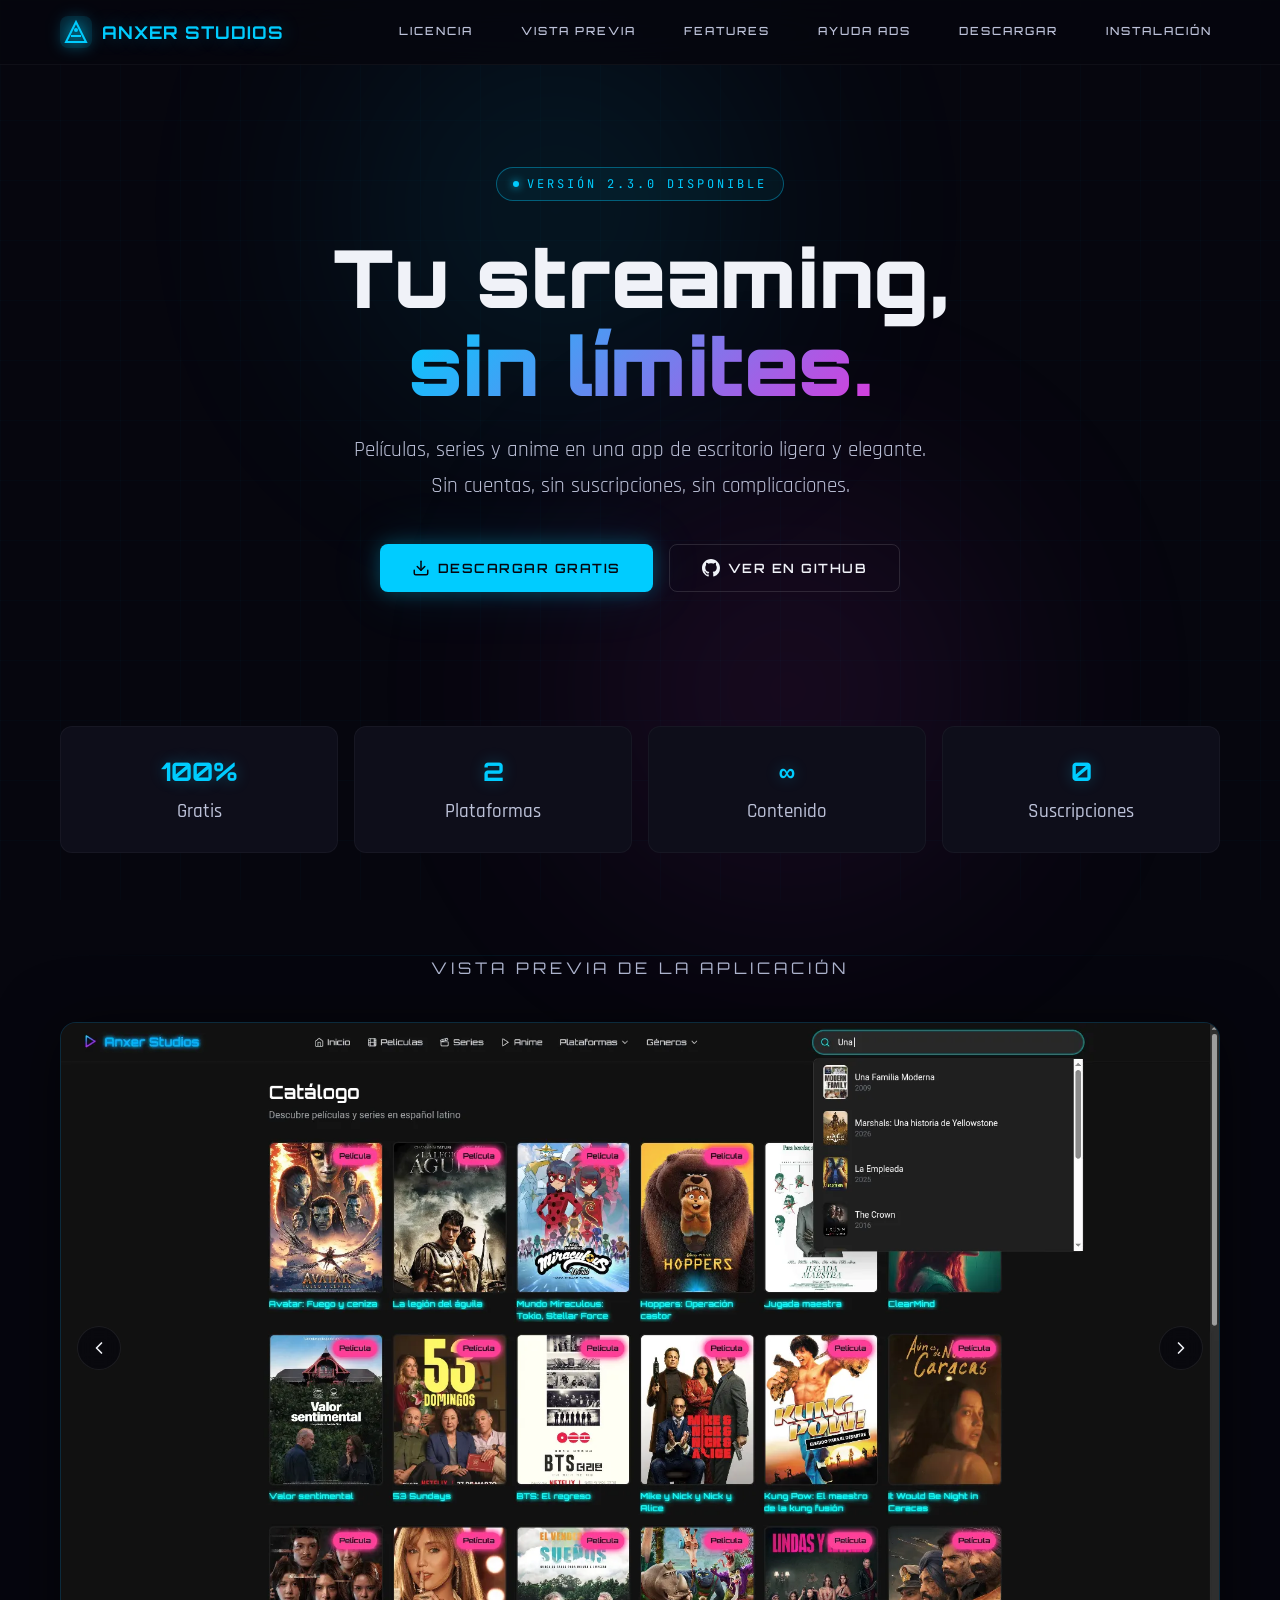
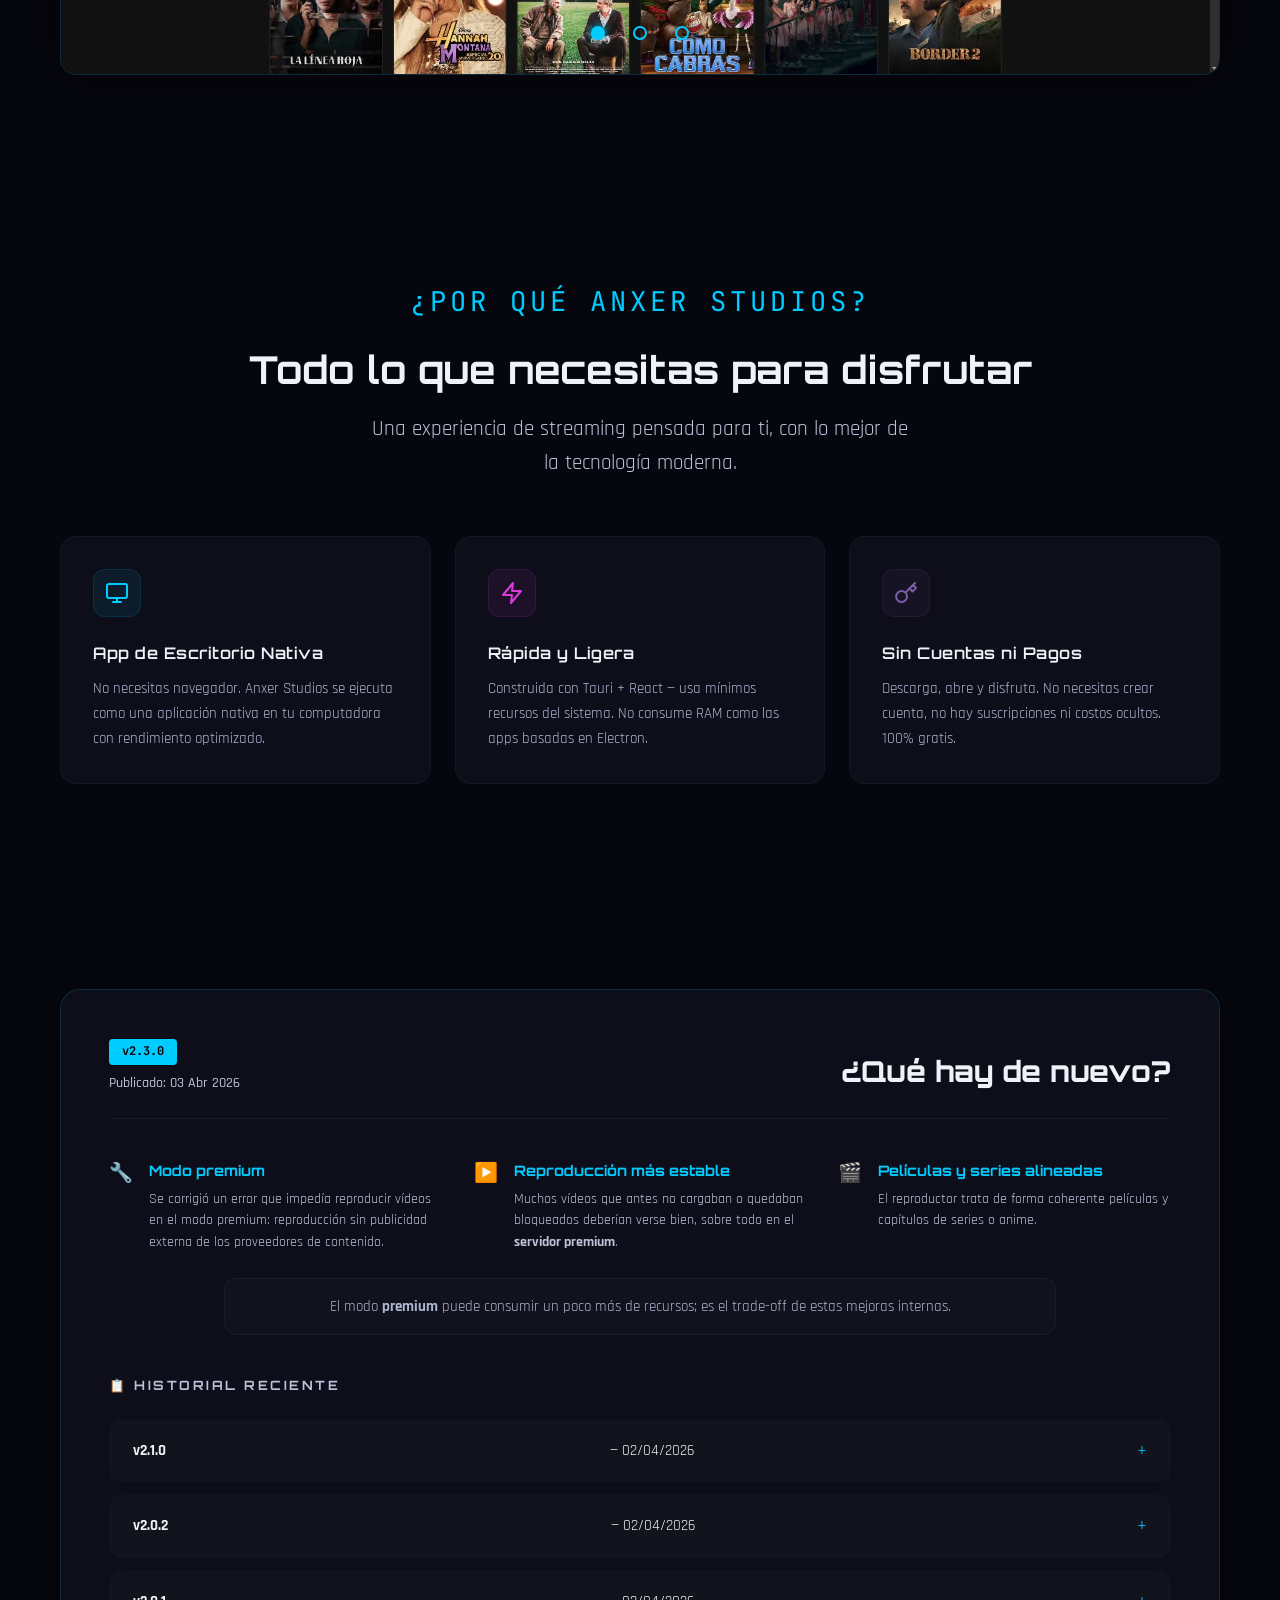
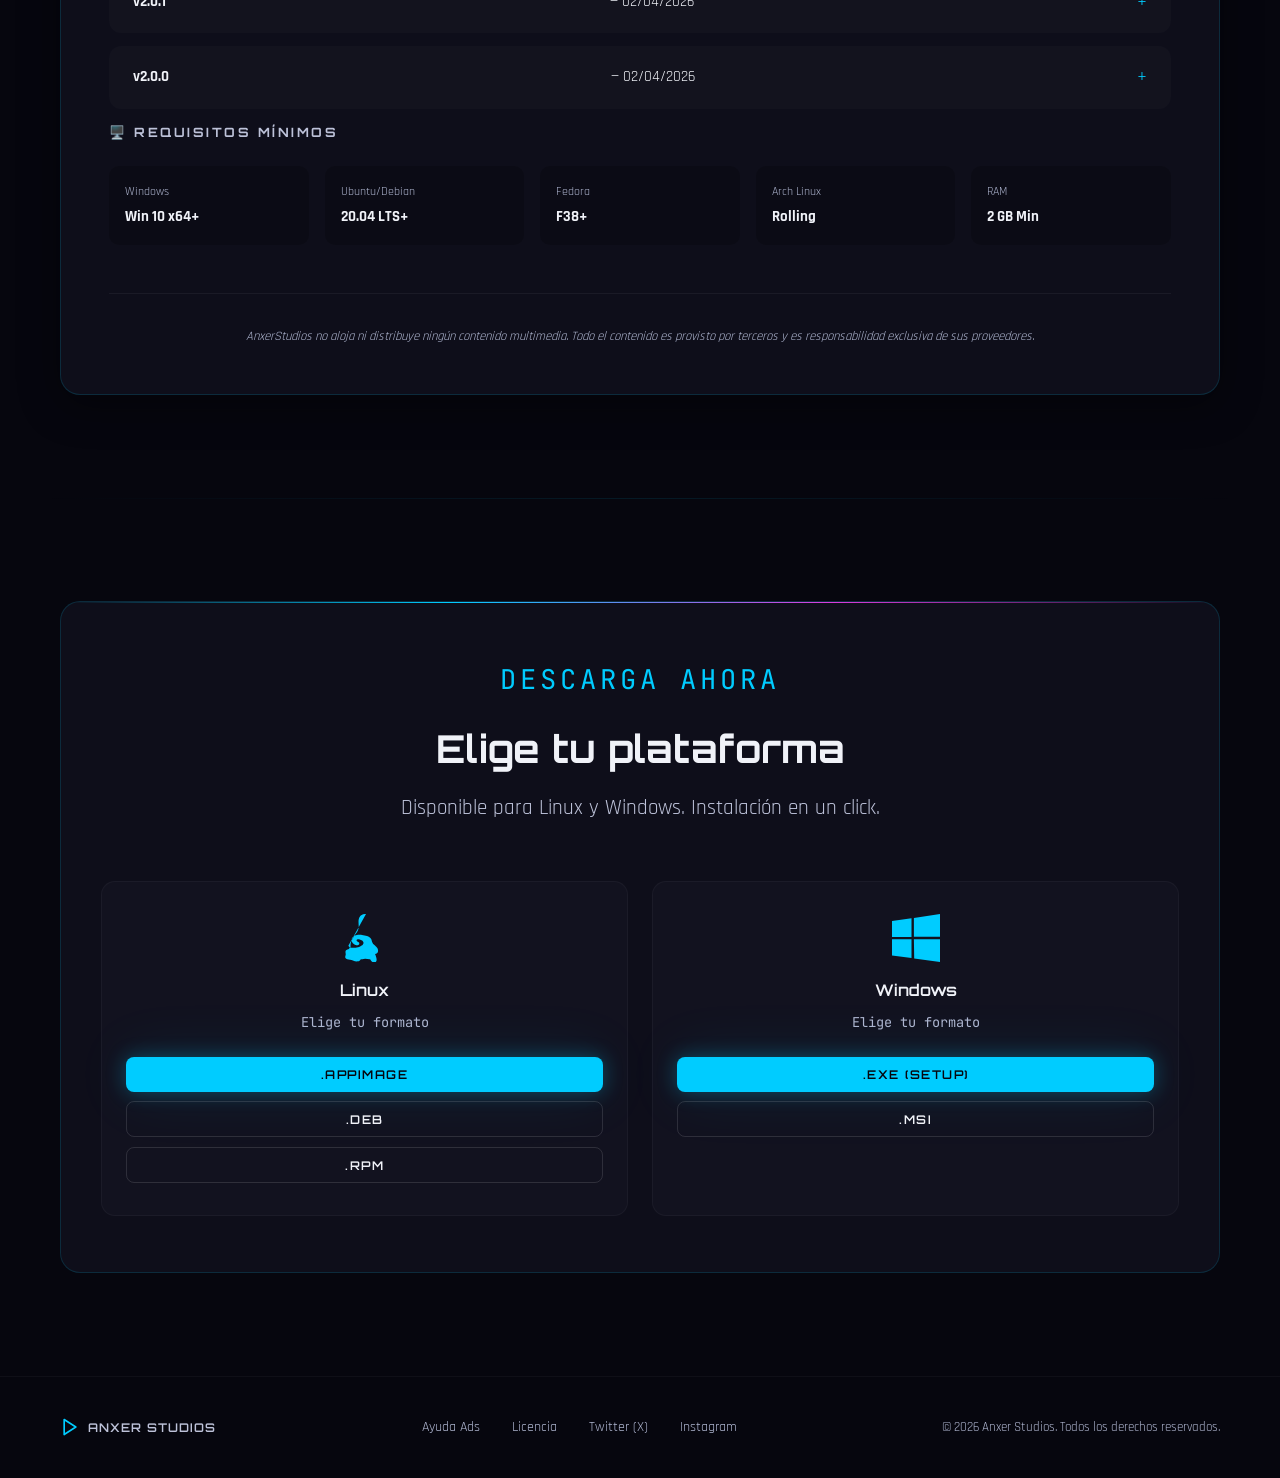
<file: index.html>
<!DOCTYPE html>
<html lang="es">
<head>
  <meta charset="UTF-8" />
  <meta name="viewport" content="width=device-width, initial-scale=1.0, viewport-fit=cover" />
  <title>Anxer Studios — Streaming Desktop App | Descarga Gratis</title>
  <meta name="description" content="Descarga Anxer Studios, tu aplicación de escritorio para streaming de películas, series y anime. Disponible para Linux y Windows." />
  <meta name="keywords" content="anxer studios, streaming, desktop app, películas, series, anime, linux, windows, descarga gratis" />
  <meta name="author" content="@ZLostTK" />
  <meta name="robots" content="index, follow" />
  
  <!-- Open Graph -->
  <meta property="og:title" content="Anxer Studios — Streaming Desktop App" />
  <meta property="og:description" content="Tu aplicación de escritorio para streaming. Películas, series y anime en un solo lugar." />
  <meta property="og:type" content="website" />
  <meta property="og:image" content="assets/screenshot-catalog.webp" />
  
  <!-- Favicon -->
  <link rel="icon" type="image/png" href="assets/favicon.png" />

  <!-- Preconnect -->
  <link rel="preconnect" href="https://fonts.googleapis.com">
  <link rel="preconnect" href="https://fonts.gstatic.com" crossorigin>
  <link href="https://fonts.googleapis.com/css2?family=Orbitron:wght@400;500;600;700;800;900&family=Rajdhani:wght@300;400;500;600;700&family=JetBrains+Mono:wght@400;500&display=swap" rel="stylesheet">
  
  <!-- Styles -->
  <link rel="stylesheet" href="css/landing.css" />
</head>
<body>
  <!-- Background effects -->
  <div class="bg-grid" aria-hidden="true"></div>
  <div class="bg-gradient-orb bg-gradient-orb--cyan" aria-hidden="true"></div>
  <div class="bg-gradient-orb bg-gradient-orb--magenta" aria-hidden="true"></div>

  <div class="page-wrapper">
    <!-- ═══ Header ═══════════════════════════════════════════ -->
    <header class="site-header" id="header">
      <div class="container">
        <div class="header-inner">
          <a href="#" class="header-logo" aria-label="Anxer Studios">
            <!-- Inline SVG logo mark -->
            <svg viewBox="0 0 32 32" fill="none" xmlns="http://www.w3.org/2000/svg" aria-hidden="true">
              <rect width="32" height="32" rx="8" fill="currentColor" opacity="0.1"/>
              <path d="M16 6L26 26H6L16 6Z" stroke="currentColor" stroke-width="2" fill="none"/>
              <path d="M11 20H21" stroke="currentColor" stroke-width="2"/>
              <circle cx="16" cy="14" r="2" fill="currentColor"/>
            </svg>
            <span class="header-logo-text">ANXER STUDIOS</span>
          </a>

          <nav class="header-nav" id="desktop-nav">
            <a href="legal.html">Licencia</a>
            <a href="#screenshots">Vista Previa</a>
            <a href="#features">Features</a>
            <a href="tutorial-ads.html" class="nav-highlight">Ayuda Ads</a>
            <a href="#download">Descargar</a>
            <a href="docs.html">Instalación</a>
          </nav>

          <button class="mobile-menu-btn" aria-label="Menú" aria-expanded="false">
            <svg viewBox="0 0 24 24" fill="none" stroke="currentColor" stroke-width="2" stroke-linecap="round">
              <line x1="3" y1="6" x2="21" y2="6"/>
              <line x1="3" y1="12" x2="21" y2="12"/>
              <line x1="3" y1="18" x2="21" y2="18"/>
            </svg>
          </button>
        </div>
      </div>
    </header>

    <!-- Mobile Nav -->
    <nav class="mobile-nav" id="mobile-nav" aria-label="Navegación móvil">
      <a href="legal.html">Licencia</a>
      <a href="tutorial-ads.html">Ayuda Ads</a>
      <a href="#screenshots">Vista Previa</a>
      <a href="#features">Features</a>
      <a href="#download">Descargar</a>
      <a href="docs.html">Instalación</a>
    </nav>

    <div class="main-content">
        <!-- ═══ Hero ═════════════════════════════════════════ -->
        <section class="hero" id="hero">
          <div class="container">
            <span class="hero-tag">
              <span class="dot" aria-hidden="true"></span>
              Versión 2.3.0 disponible
            </span>

            <h1 class="hero-title">
              Tu streaming,<br/>
              <span class="gradient-text">sin límites.</span>
            </h1>

            <p class="hero-subtitle">
              Películas, series y anime en una app de escritorio ligera y elegante. 
              Sin cuentas, sin suscripciones, sin complicaciones.
            </p>

            <div class="hero-actions">
              <a href="#download" class="btn btn-primary" aria-label="Ver opciones de descarga">
                <svg width="18" height="18" viewBox="0 0 24 24" fill="none" stroke="currentColor" stroke-width="2" stroke-linecap="round" stroke-linejoin="round">
                  <path d="M21 15v4a2 2 0 01-2 2H5a2 2 0 01-2-2v-4"/>
                  <polyline points="7 10 12 15 17 10"/>
                  <line x1="12" y1="15" x2="12" y2="3"/>
                </svg>
                Descargar Gratis
              </a>
              <button class="btn btn-outline" id="github-modal-trigger" aria-label="Ver código en GitHub">
                <svg width="18" height="18" viewBox="0 0 24 24" fill="currentColor">
                  <path d="M12 0C5.37 0 0 5.37 0 12c0 5.31 3.435 9.795 8.205 11.385.6.105.825-.255.825-.57 0-.285-.015-1.23-.015-2.235-3.015.555-3.795-.735-4.035-1.41-.135-.345-.72-1.41-1.23-1.695-.42-.225-1.02-.78-.015-.795.945-.015 1.62.87 1.845 1.23 1.08 1.815 2.805 1.305 3.495.99.105-.78.42-1.305.765-1.605-2.67-.3-5.46-1.335-5.46-5.925 0-1.305.465-2.385 1.23-3.225-.12-.3-.54-1.53.12-3.18 0 0 1.005-.315 3.3 1.23.96-.27 1.98-.405 3-.405s2.04.135 3 .405c2.295-1.56 3.3-1.23 3.3-1.23.66 1.65.24 2.88.12 3.18.765.84 1.23 1.905 1.23 3.225 0 4.605-2.805 5.625-5.475 5.925.435.375.81 1.095.81 2.22 0 1.605-.015 2.895-.015 3.3 0 .315.225.69.825.57A12.02 12.02 0 0024 12c0-6.63-5.37-12-12-12z"/>
                </svg>
                Ver en GitHub
              </button>
            </div>
          </div>
        </section>

        <!-- ═══ Stats ════════════════════════════════════════ -->
        <section class="stats" aria-label="Estadísticas">
          <div class="container">
            <div class="stats-grid">
              <div class="stat-item">
                <div class="stat-value">100%</div>
                <div class="stat-label">Gratis</div>
              </div>
              <div class="stat-item">
                <div class="stat-value">2</div>
                <div class="stat-label">Plataformas</div>
              </div>
              <div class="stat-item">
                <div class="stat-value">∞</div>
                <div class="stat-label">Contenido</div>
              </div>
              <div class="stat-item">
                <div class="stat-value">0</div>
                <div class="stat-label">Suscripciones</div>
              </div>
            </div>
          </div>
        </section>

        <div class="separator" aria-hidden="true"></div>

        <!-- ═══ Screenshots ══════════════════════════════════ -->
        <section class="screenshots" id="screenshots">
          <div class="container">
            <p class="screenshots-title">Vista previa de la aplicación</p>
            <div class="carousel" role="region" aria-label="Capturas de pantalla" aria-roledescription="carrusel">
              <div class="carousel-track">
                <div class="carousel-slide" role="tabpanel" aria-label="Catálogo de contenido">
                  <img src="assets/screenshot-catalog.webp" alt="Vista del catálogo de Anxer Studios mostrando películas, series y anime" width="1200" height="800" />
                </div>
                <div class="carousel-slide" role="tabpanel" aria-label="Reproductor de video">
                  <img src="assets/screenshot-player.webp" alt="Reproductor de video de Anxer Studios con controles avanzados" width="1200" height="800" loading="lazy" />
                </div>
                <div class="carousel-slide" role="tabpanel" aria-label="Página de detalle">
                  <img src="assets/screenshot-detail.webp" alt="Página de detalle de una película en Anxer Studios" width="1200" height="800" loading="lazy" />
                </div>
              </div>

              <!-- Navigation arrows -->
              <button class="carousel-arrow carousel-arrow--prev" aria-label="Imagen anterior">
                <svg width="20" height="20" viewBox="0 0 24 24" fill="none" stroke="currentColor" stroke-width="2" stroke-linecap="round" stroke-linejoin="round">
                  <polyline points="15 18 9 12 15 6"/>
                </svg>
              </button>
              <button class="carousel-arrow carousel-arrow--next" aria-label="Imagen siguiente">
                <svg width="20" height="20" viewBox="0 0 24 24" fill="none" stroke="currentColor" stroke-width="2" stroke-linecap="round" stroke-linejoin="round">
                  <polyline points="9 18 15 12 9 6"/>
                </svg>
              </button>

              <!-- Dots -->
              <div class="carousel-controls" role="tablist" aria-label="Navegación de capturas">
                <button class="carousel-dot active" role="tab" aria-label="Captura 1" aria-selected="true"></button>
                <button class="carousel-dot" role="tab" aria-label="Captura 2" aria-selected="false"></button>
                <button class="carousel-dot" role="tab" aria-label="Captura 3" aria-selected="false"></button>
              </div>
            </div>
          </div>
        </section>

        <!-- ═══ Features ═════════════════════════════════════ -->
        <section class="features" id="features">
          <div class="container">
            <div class="section-header">
              <p class="section-tag">¿Por qué Anxer Studios?</p>
              <h2 class="section-title">Todo lo que necesitas para disfrutar</h2>
              <p class="section-subtitle">Una experiencia de streaming pensada para ti, con lo mejor de la tecnología moderna.</p>
            </div>

            <div class="features-grid">
              <!-- Feature 1 -->
              <div class="feature-card">
                <div class="feature-icon">
                  <svg viewBox="0 0 24 24" fill="none" stroke="currentColor" stroke-width="2" stroke-linecap="round" stroke-linejoin="round">
                    <rect x="2" y="3" width="20" height="14" rx="2" ry="2"/>
                    <line x1="8" y1="21" x2="16" y2="21"/>
                    <line x1="12" y1="17" x2="12" y2="21"/>
                  </svg>
                </div>
                <h3 class="feature-title">App de Escritorio Nativa</h3>
                <p class="feature-desc">
                  No necesitas navegador. Anxer Studios se ejecuta como una aplicación 
                  nativa en tu computadora con rendimiento optimizado.
                </p>
              </div>

              <!-- Feature 2 -->
              <div class="feature-card">
                <div class="feature-icon">
                  <svg viewBox="0 0 24 24" fill="none" stroke="currentColor" stroke-width="2" stroke-linecap="round" stroke-linejoin="round">
                    <polygon points="13 2 3 14 12 14 11 22 21 10 12 10 13 2"/>
                  </svg>
                </div>
                <h3 class="feature-title">Rápida y Ligera</h3>
                <p class="feature-desc">
                  Construida con Tauri + React — usa mínimos recursos del sistema. 
                  No consume RAM como las apps basadas en Electron.
                </p>
              </div>

              <!-- Feature 3 -->
              <div class="feature-card">
                <div class="feature-icon">
                  <svg viewBox="0 0 24 24" fill="none" stroke="currentColor" stroke-width="2" stroke-linecap="round" stroke-linejoin="round">
                    <path d="M21 2l-2 2m-7.61 7.61a5.5 5.5 0 11-7.778 7.778 5.5 5.5 0 017.777-7.777zm0 0L15.5 7.5m0 0l3 3L22 7l-3-3m-3.5 3.5L19 4"/>
                  </svg>
                </div>
                <h3 class="feature-title">Sin Cuentas ni Pagos</h3>
                <p class="feature-desc">
                  Descarga, abre y disfruta. No necesitas crear cuenta, 
                  no hay suscripciones ni costos ocultos. 100% gratis.
                </p>
              </div>
            </div>
          </div>
        </section>

        <!-- ═══ Release Notes ═════════════════════════════════ -->
        <section class="release-notes" id="updates">
          <div class="container">
            <div class="release-card">
              <div class="release-header">
                <div class="release-version">
                  <span class="version-badge">v2.3.0</span>
                  <p class="release-date">Publicado: 03 Abr 2026</p>
                </div>
                <h2 class="release-title">¿Qué hay de nuevo?</h2>
              </div>

              <div class="release-body">
                <div class="release-highlights">
                  <div class="highlight-item">
                    <div class="highlight-icon">🔧</div>
                    <div class="highlight-text">
                      <h4>Modo premium</h4>
                      <p>Se corrigió un error que impedía reproducir vídeos en el modo premium: reproducción sin publicidad externa de los proveedores de contenido.</p>
                    </div>
                  </div>
                  <div class="highlight-item">
                    <div class="highlight-icon">▶️</div>
                    <div class="highlight-text">
                      <h4>Reproducción más estable</h4>
                      <p>Muchos vídeos que antes no cargaban o quedaban bloqueados deberían verse bien, sobre todo en el <strong>servidor premium</strong>.</p>
                    </div>
                  </div>
                  <div class="highlight-item">
                    <div class="highlight-icon">🎬</div>
                    <div class="highlight-text">
                      <h4>Películas y series alineadas</h4>
                      <p>El reproductor trata de forma coherente películas y capítulos de series o anime.</p>
                    </div>
                  </div>
                </div>

                <p class="release-note-muted">El modo <strong>premium</strong> puede consumir un poco más de recursos; es el trade-off de estas mejoras internas.</p>

                <div class="release-changelog">
                  <h3>📋 Historial reciente</h3>

                  <details class="changelog-item">
                    <summary><strong>v2.1.0</strong> — 02/04/2026</summary>
                    <div class="changelog-content">
                      <p><strong>✨ Añadido:</strong> Publicidad adaptativa (banners laterales en pantallas ultra-anchas). Barra de episodios inteligente (listado deslizante: episodio actual y los 10 siguientes).</p>
                      <p><strong>🔧 Correcciones:</strong> Centrado de interfaz: el catálogo principal al centro; anuncios hacia los bordes.</p>
                    </div>
                  </details>

                  <details class="changelog-item">
                    <summary><strong>v2.0.2</strong> — 02/04/2026</summary>
                    <div class="changelog-content">
                      <p><strong>🔧 Correcciones:</strong> Codecs nativos en Linux: el reproductor fallaba al buscar conectores de audio del sistema (GStreamer). Solucionado empaquetando todas las librerías multimedia directamente dentro del .AppImage.</p>
                    </div>
                  </details>

                  <details class="changelog-item">
                    <summary><strong>v2.0.1</strong> — 02/04/2026</summary>
                    <div class="changelog-content">
                      <p><strong>✨ Añadido:</strong> Modo servidor invisible (<code>--server</code>) y apagado rápido (<code>--stop</code>).</p>
                      <p><strong>🔧 Correcciones:</strong> Error de reproducción en Linux (AppImage y GStreamer).</p>
                    </div>
                  </details>

                  <details class="changelog-item">
                    <summary><strong>v2.0.0</strong> — 02/04/2026</summary>
                    <div class="changelog-content">
                      <p><strong>🔧 Mejoras:</strong> Organización interna, sincronización de componentes y detección del sistema mejorada.</p>
                    </div>
                  </details>
                </div>

                <div class="release-specs">
                  <h3>🖥️ Requisitos mínimos</h3>
                  <div class="specs-grid">
                    <div class="spec-entry"><span>Windows</span><strong>Win 10 x64+</strong></div>
                    <div class="spec-entry"><span>Ubuntu/Debian</span><strong>20.04 LTS+</strong></div>
                    <div class="spec-entry"><span>Fedora</span><strong>F38+</strong></div>
                    <div class="spec-entry"><span>Arch Linux</span><strong>Rolling</strong></div>
                    <div class="spec-entry"><span>RAM</span><strong>2 GB Min</strong></div>
                  </div>
                </div>
              </div>

              <div class="release-disclaimer">
                <p>AnxerStudios no aloja ni distribuye ningún contenido multimedia. Todo el contenido es provisto por terceros y es responsabilidad exclusiva de sus proveedores.</p>
              </div>
            </div>
          </div>
        </section>

        <div class="separator" aria-hidden="true"></div>

        <!-- ═══ Download ═════════════════════════════════════ -->
        <section class="download" id="download">
          <div class="container">
            <div class="download-wrapper">
              <div class="section-header">
                <p class="section-tag">Descarga ahora</p>
                <h2 class="section-title">Elige tu plataforma</h2>
                <p class="section-subtitle">Disponible para Linux y Windows. Instalación en un click.</p>
              </div>

              <div class="download-grid">
                <!-- Linux -->
                <div class="download-card">
                  <div class="download-os-icon">
                    <svg viewBox="0 0 24 24" fill="currentColor">
                      <path d="M12.504 0c-.155 0-.315.008-.48.021-4.226.333-3.105 4.807-3.17 6.298-.076 1.092-.3 1.953-1.05 3.02-.885 1.051-2.127 2.75-2.716 4.521-.278.832-.41 1.684-.287 2.489a.424.424 0 00-.11.135c-.26.268-.45.6-.663.839-.199.199-.485.267-.797.4-.313.136-.658.269-.864.68-.09.189-.136.394-.132.602 0 .199.027.4.055.536.058.399.116.728.04.97-.249.68-.28 1.145-.106 1.484.174.334.535.47.94.601.81.2 1.91.135 2.774.6.926.466 1.866.67 2.616.47.526-.116.97-.464 1.208-.946.587-.003 1.23-.269 2.26-.334.699-.058 1.574.267 2.577.2.025.134.063.198.114.333l.003.003c.391.778 1.113 1.345 1.884 1.345.338 0 .666-.108.898-.366.669-.753.154-2.06-.197-3.228-.084-.278-.175-.53-.26-.73.349-.032.68-.117.96-.34.349-.268.535-.716.535-1.369 0-.534-.233-1.065-.5-1.417-.277-.397-.555-.654-.835-.87a18.412 18.412 0 01-.372-.29c-.18-.147-.373-.32-.571-.545-.323-.368-.676-.932-.893-1.756a5.435 5.435 0 00-.173-.6c-.094-.214-.16-.339-.193-.396-.266-.473-1.068-.995-2.017-1.333-.717-.255-1.557-.476-2.5-.564-.946-.09-1.96-.04-3.014.166l-.062.019c-.47.112-.886.32-1.235.617-.347.296-.614.679-.775 1.12-.253.71.01 1.533.43 2.075.417.541.945.87 1.447 1.01.506.135.993.149 1.357.008.35-.142.53-.412.53-.775a.76.76 0 00-.105-.38c-.057-.1-.144-.174-.24-.229a2.57 2.57 0 00-.34-.172 5.416 5.416 0 01-.298-.136c-.328-.164-.463-.363-.375-.678.038-.148.112-.276.213-.361a.863.863 0 01.377-.161c.274-.05.617-.01.99.102.37.113.778.303 1.17.615l.003.003c.22.168.388.347.508.533.117.188.181.385.181.592 0 .177-.029.34-.092.503-.06.161-.16.307-.296.445-.13.138-.312.278-.534.427a5.27 5.27 0 01-.78.422c-.32.133-.666.25-1.039.351-.373.102-.772.182-1.198.239a9.14 9.14 0 01-1.338.084h-.096c-.22-.003-.425-.014-.613-.036a3.737 3.737 0 01-.514-.092 2.32 2.32 0 01-.41-.154 1.19 1.19 0 01-.277-.185 1.09 1.09 0 01-.312-.566l-.013-.059"/>
                    </svg>
                  </div>
                  <h3 class="download-os-name">Linux</h3>
                  <p class="download-formats">Elige tu formato</p>
                  <div class="download-options">
                    <button class="btn btn-primary btn-sm" data-download="https://tpi.li/hgFR">.AppImage</button>
                    <button class="btn btn-outline btn-sm" data-download="https://tpi.li/tpTf5xr">.deb</button>
                    <button class="btn btn-outline btn-sm" data-download="https://tpi.li/8uXxIw">.rpm</button>
                  </div>
                </div>

                <!-- Windows -->
                <div class="download-card">
                  <div class="download-os-icon">
                    <svg viewBox="0 0 24 24" fill="currentColor">
                      <path d="M0 3.449L9.75 2.1v9.451H0m10.949-9.602L24 0v11.4H10.949M0 12.6h9.75v9.451L0 20.699M10.949 12.6H24V24l-12.9-1.801"/>
                    </svg>
                  </div>
                  <h3 class="download-os-name">Windows</h3>
                  <p class="download-formats">Elige tu formato</p>
                  <div class="download-options">
                    <button class="btn btn-primary btn-sm" data-download="https://tpi.li/rAOHnZL8l">.exe (Setup)</button>
                    <button class="btn btn-outline btn-sm" data-download="https://tpi.li/caPAi1h">.msi</button>
                  </div>
                </div>
              </div>
            </div>
          </div>
        </section>


      </div>

    <!-- ═══ Footer ═══════════════════════════════════════════ -->
    <footer class="site-footer">
      <div class="container">
        <div class="footer-inner">
          <div class="footer-brand">
            <svg viewBox="0 0 24 24" fill="none" stroke="currentColor" stroke-width="2" stroke-linecap="round" stroke-linejoin="round" aria-hidden="true">
              <polygon points="5 3 19 12 5 21 5 3"/>
            </svg>
            <span>ANXER STUDIOS</span>
          </div>
          <div class="footer-links">
            <a href="tutorial-ads.html">Ayuda Ads</a>
            <a href="legal.html">Licencia</a>
            <a href="https://x.com/AnxerGM" target="_blank" rel="noopener noreferrer">Twitter (X)</a>
            <a href="https://www.instagram.com/anxergm/" target="_blank" rel="noopener noreferrer">Instagram</a>
          </div>
          <p class="footer-copy">© 2026 Anxer Studios. Todos los derechos reservados.</p>
        </div>
      </div>
    </footer>
  </div>

  <!-- GitHub Modal (Support Prompt) -->
  <div class="modal-overlay" id="github-modal" role="dialog" aria-modal="true" aria-labelledby="github-modal-title">
    <div class="modal-content">
      <button class="modal-close" id="github-modal-close" aria-label="Cerrar modal">×</button>
      
      <div class="modal-header" style="text-align: center;">
        <div class="countdown-circle" style="margin-bottom: 1.5rem;">
          <svg viewBox="0 0 120 120">
            <circle cx="60" cy="60" r="54" fill="none" stroke="rgba(255,255,255,0.05)" stroke-width="6"/>
          </svg>
          <div class="countdown-number" style="display: flex; align-items: center; justify-content: center;">
             <svg width="40" height="40" viewBox="0 0 24 24" fill="var(--cyan)">
               <path d="M12 0C5.37 0 0 5.37 0 12c0 5.31 3.435 9.795 8.205 11.385.6.105.825-.255.825-.57 0-.285-.015-1.23-.015-2.235-3.015.555-3.795-.735-4.035-1.41-.135-.345-.72-1.41-1.23-1.695-.42-.225-1.02-.78-.015-.795.945-.015 1.62.87 1.845 1.23 1.08 1.815 2.805 1.305 3.495.99.105-.78.42-1.305.765-1.605-2.67-.3-5.46-1.335-5.46-5.925 0-1.305.465-2.385 1.23-3.225-.12-.3-.54-1.53.12-3.18 0 0 1.005-.315 3.3 1.23.96-.27 1.98-.405 3-.405s2.04.135 3 .405c2.295-1.56 3.3-1.23 3.3-1.23.66 1.65.24 2.88.12 3.18.765.84 1.23 1.905 1.23 3.225 0 4.605-2.805 5.625-5.475 5.925.435.375.81 1.095.81 2.22 0 1.605-.015 2.895-.015 3.3 0 .315.225.69.825.57A12.02 12.02 0 0024 12c0-6.63-5.37-12-12-12z"/>
             </svg>
          </div>
        </div>
        <h2 class="modal-title" id="github-modal-title">¡Apoya el Proyecto!</h2>
        <p class="modal-subtitle">Tu apoyo hace posible que AnxerStudios siga creciendo.</p>
      </div>

      <div class="modal-body" style="text-align: center; margin: 1.5rem 0;">
        <p style="color: var(--text-secondary);">Si deseas apoyarnos, considera usar los <strong>enlaces de descarga monetizados</strong> en el sitio. Esto nos ayuda a mantener los servidores activos.</p>
      </div>

      <div class="modal-actions" style="display: flex; flex-direction: column; gap: 1rem;">
        <a href="#download" class="btn btn-primary" id="support-go-download" style="width: 100%; justify-content: center;">
          Apoyar (Ver Descargas)
        </a>
        <a href="https://github.com/ZLostTK/AnxerStudios" target="_blank" rel="noopener noreferrer" class="btn btn-outline" style="width: 100%; justify-content: center; border-color: rgba(255,255,255,0.1);">
          Continuar a GitHub
        </a>
      </div>
    </div>
  </div>

  <!-- ═══ Download Modal ═══════════════════════════════════ -->
  <div class="modal-overlay" id="download-modal" role="dialog" aria-modal="true" aria-labelledby="modal-title">
    <div class="modal-content">
      <button class="modal-close" aria-label="Cerrar">×</button>

      <h2 class="modal-title" id="modal-title">Preparando tu descarga</h2>
      <p class="modal-subtitle">Tu archivo estará listo en un momento...</p>

      <!-- Countdown circle -->
      <div class="countdown-circle" aria-live="polite">
        <svg viewBox="0 0 120 120">
          <circle class="countdown-track" cx="60" cy="60" r="54" />
          <circle class="countdown-progress" cx="60" cy="60" r="54" />
        </svg>
        <span class="countdown-number">5</span>
      </div>

      <!-- Progress bar -->
      <div class="modal-progress-bar" role="progressbar" aria-valuemin="0" aria-valuemax="100" aria-valuenow="0">
        <div class="modal-progress-fill"></div>
      </div>



      <!-- Download button (appears after countdown) -->
      <div class="modal-download-btn">
        <a href="#" class="btn btn-primary" target="_blank" rel="noopener noreferrer">
          <svg width="18" height="18" viewBox="0 0 24 24" fill="none" stroke="currentColor" stroke-width="2" stroke-linecap="round" stroke-linejoin="round">
            <path d="M21 15v4a2 2 0 01-2 2H5a2 2 0 01-2-2v-4"/>
            <polyline points="7 10 12 15 17 10"/>
            <line x1="12" y1="15" x2="12" y2="3"/>
          </svg>
          Descargar Ahora
        </a>
      </div>
    </div>
  </div>

  <!-- Scripts -->
  <script src="js/landing.js"></script>


</body>
</html>
</file>
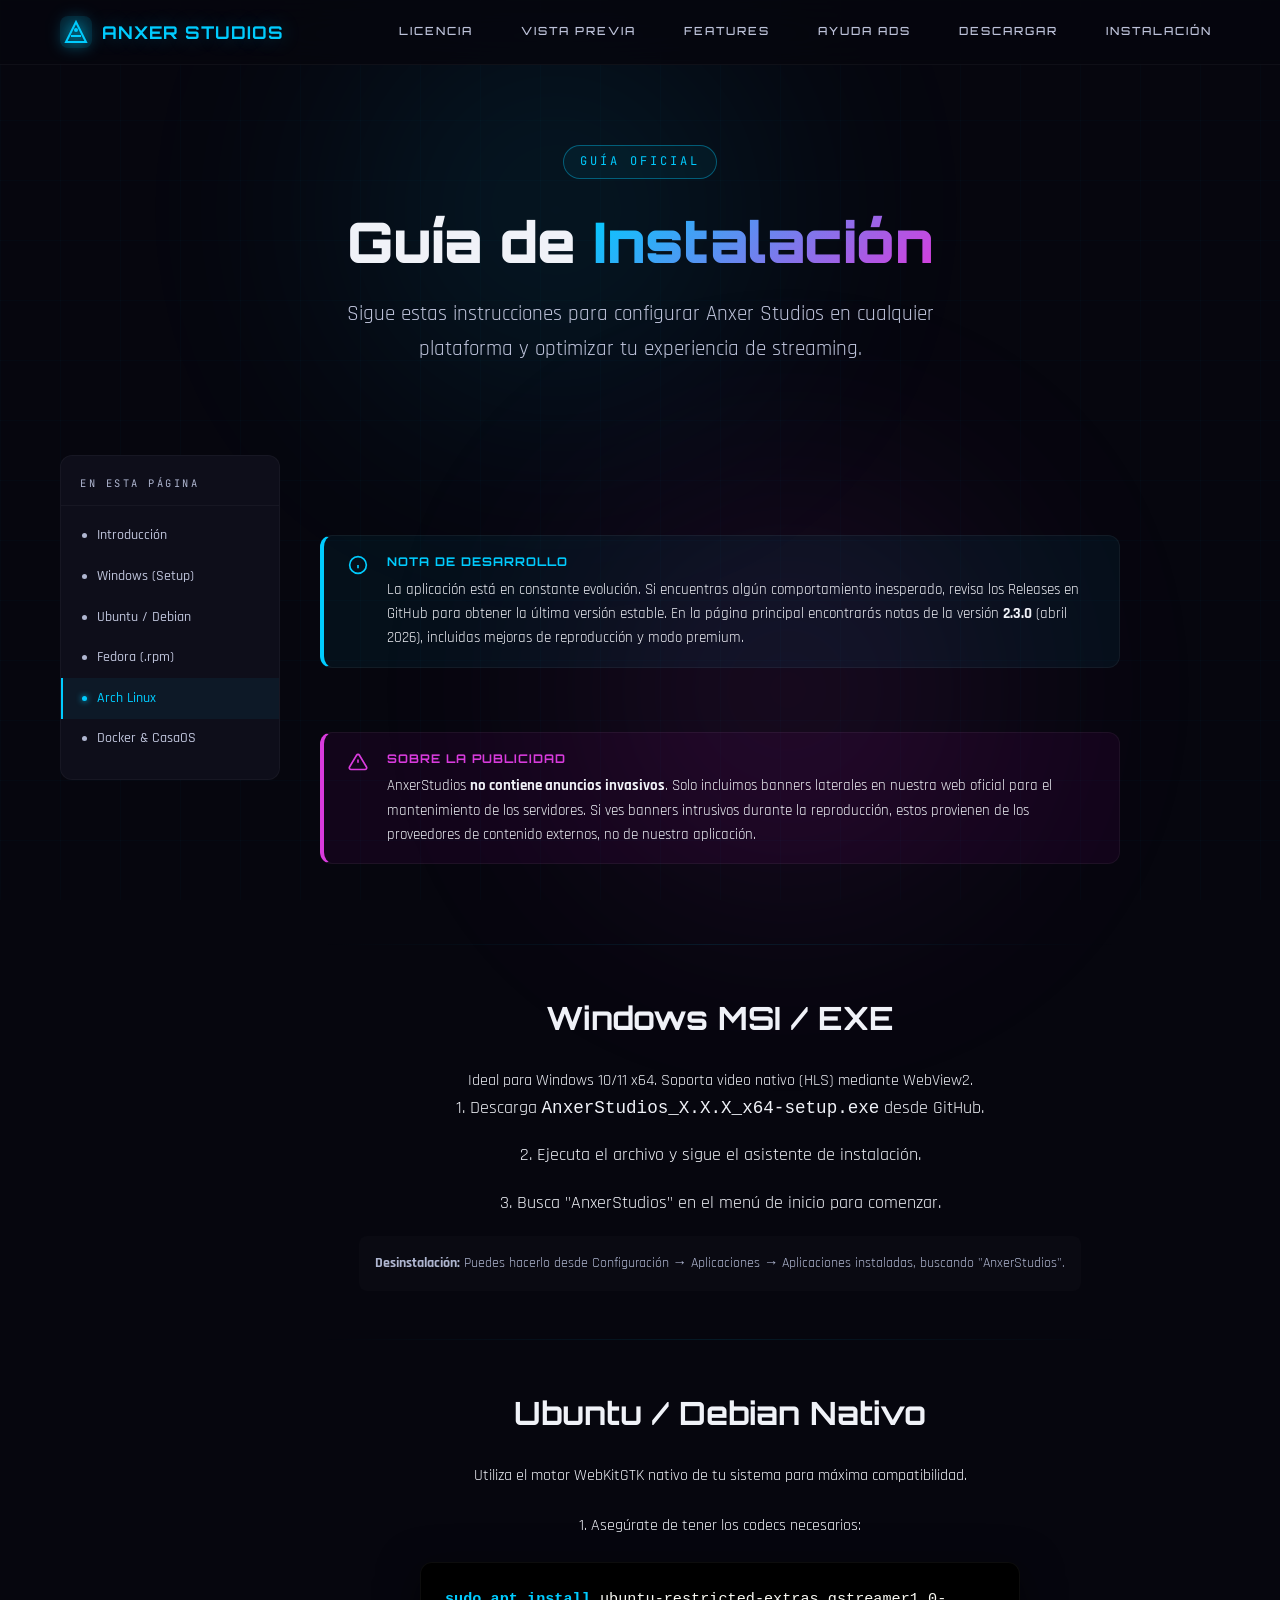
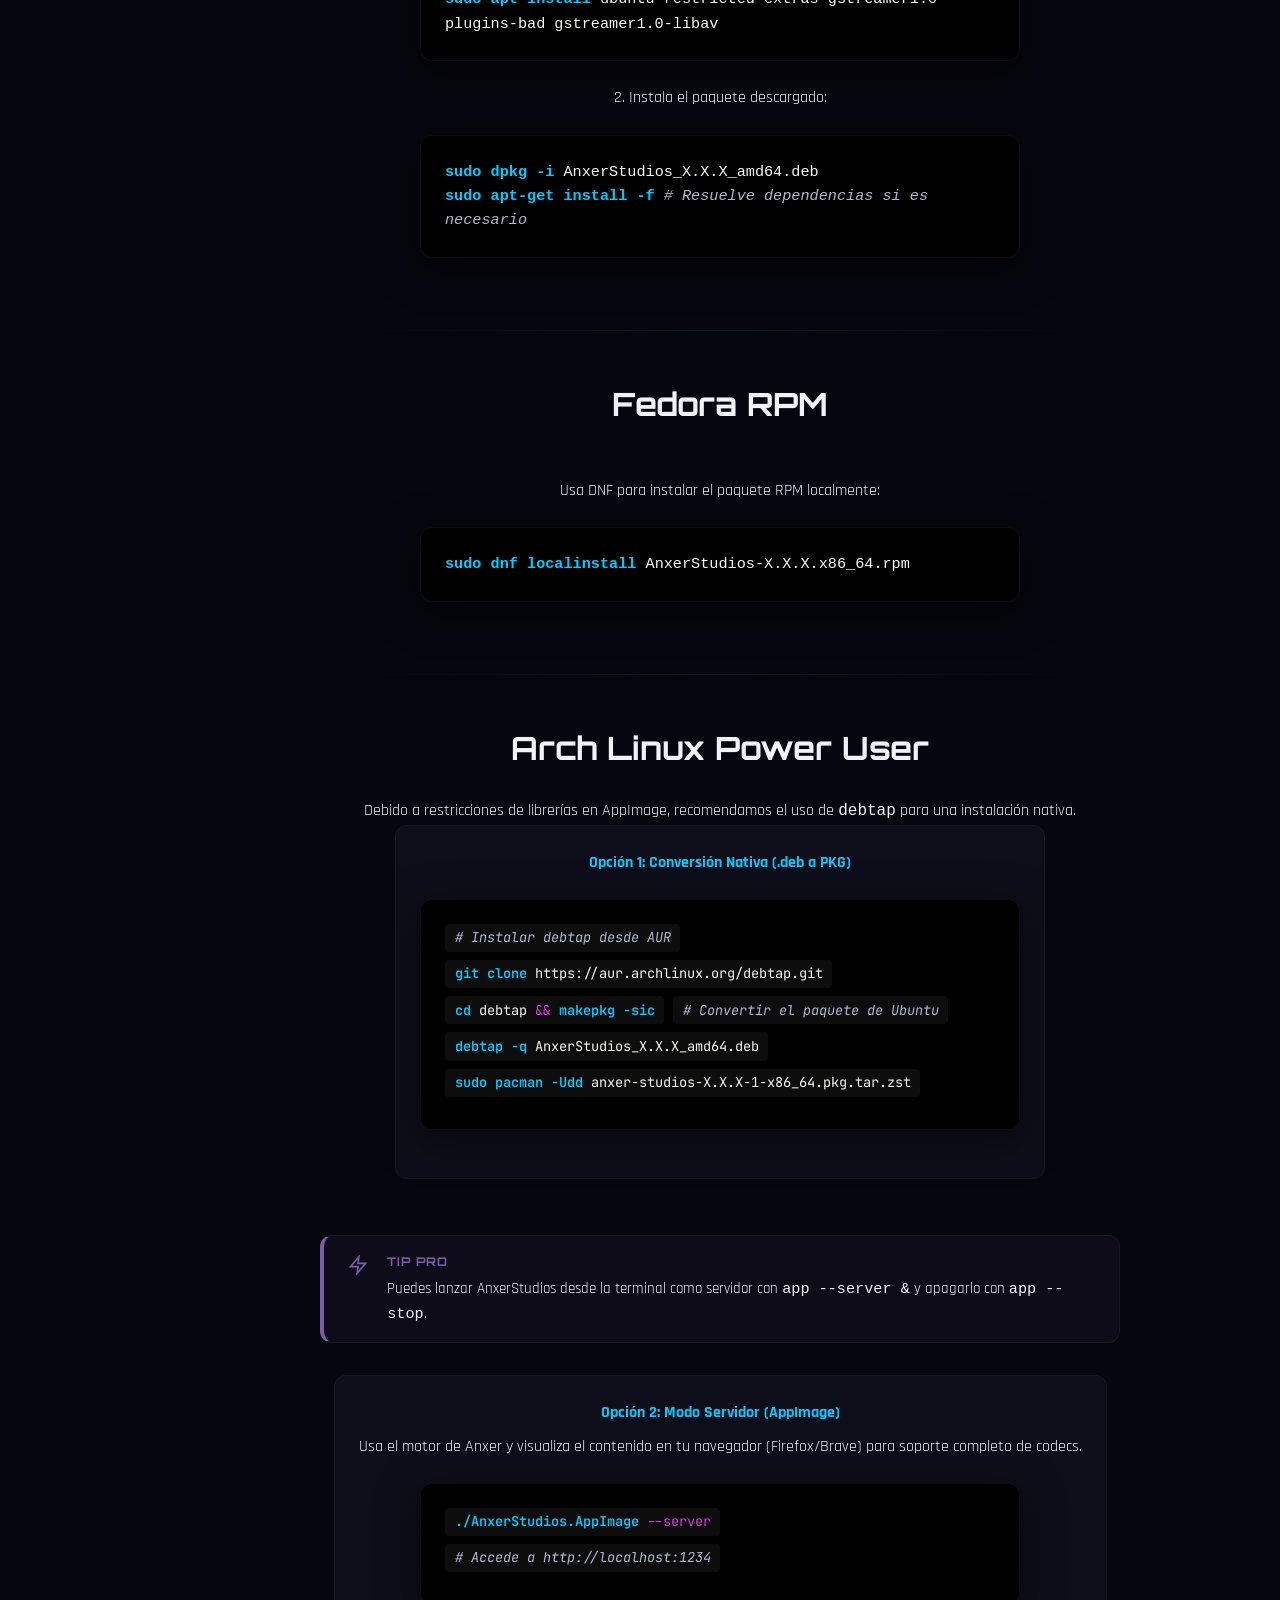
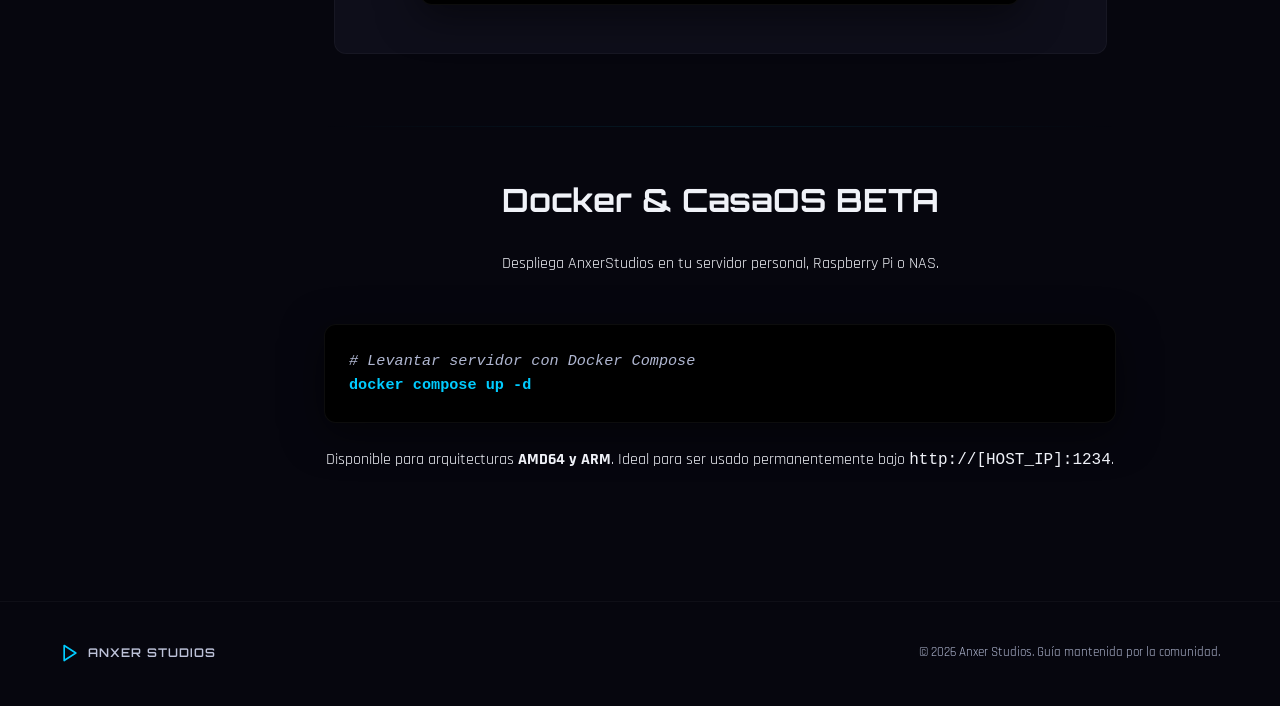
<file: docs.html>
<!DOCTYPE html>
<html lang="es">
<head>
  <meta charset="UTF-8" />
  <meta name="viewport" content="width=device-width, initial-scale=1.0, viewport-fit=cover" />
  <title>Instalación — Anxer Studios | Guía de Usuario</title>
  <meta name="description" content="Guía completa para instalar Anxer Studios en Windows y Linux. Requisitos, comandos y solución de problemas." />
  
  <!-- Favicon -->
  <link rel="icon" type="image/png" href="assets/favicon.png" />

  <!-- Preconnect -->
  <link rel="preconnect" href="https://fonts.googleapis.com">
  <link rel="preconnect" href="https://fonts.gstatic.com" crossorigin>
  <link href="https://fonts.googleapis.com/css2?family=Orbitron:wght@400;500;600;700;800;900&family=Rajdhani:wght@300;400;500;600;700&family=JetBrains+Mono:wght@400;500&display=swap" rel="stylesheet">
  
  <!-- Styles -->
  <link rel="stylesheet" href="css/landing.css" />
  
</head>
<body class="docs-page">
  <!-- Background effects -->
  <div class="bg-grid" aria-hidden="true"></div>
  <div class="bg-gradient-orb bg-gradient-orb--cyan" aria-hidden="true"></div>
  <div class="bg-gradient-orb bg-gradient-orb--magenta" aria-hidden="true"></div>

  <div class="page-wrapper">
    <!-- ═══ Header ═══════════════════════════════════════════ -->
    <header class="site-header" id="header">
      <div class="container">
        <div class="header-inner">
          <a href="index.html" class="header-logo" aria-label="Anxer Studios Home">
            <!-- Inline SVG logo mark -->
            <svg viewBox="0 0 32 32" fill="none" xmlns="http://www.w3.org/2000/svg" aria-hidden="true">
              <rect width="32" height="32" rx="8" fill="currentColor" opacity="0.1"/>
              <path d="M16 6L26 26H6L16 6Z" stroke="currentColor" stroke-width="2" fill="none"/>
              <path d="M11 20H21" stroke="currentColor" stroke-width="2"/>
              <circle cx="16" cy="14" r="2" fill="currentColor"/>
            </svg>
            <span class="header-logo-text">ANXER STUDIOS</span>
          </a>

          <nav class="header-nav">
            <a href="legal.html">Licencia</a>
            <a href="index.html#screenshots">Vista Previa</a>
            <a href="index.html#features">Features</a>
            <a href="tutorial-ads.html">Ayuda Ads</a>
            <a href="index.html#download">Descargar</a>
            <a href="docs.html">Instalación</a>
          </nav>

          <button class="mobile-menu-btn" aria-label="Menú" aria-expanded="false">
            <svg viewBox="0 0 24 24" fill="none" stroke="currentColor" stroke-width="2" stroke-linecap="round">
              <line x1="3" y1="6" x2="21" y2="6"/>
              <line x1="3" y1="12" x2="21" y2="12"/>
              <line x1="3" y1="18" x2="21" y2="18"/>
            </svg>
          </button>
        </div>
      </div>
    </header>

    <nav class="mobile-nav" id="mobile-nav" aria-label="Navegación móvil">
      <a href="legal.html">Licencia</a>
      <a href="tutorial-ads.html">Ayuda Ads</a>
      <a href="index.html#screenshots">Vista Previa</a>
      <a href="index.html#features">Features</a>
      <a href="index.html#download">Descargar</a>
      <a href="docs.html">Instalación</a>
    </nav>

    <main class="main-content">
      <!-- ═══ Title ═════════════════════════════════════════ -->
      <section class="docs-hero">
        <div class="container">
          <span class="hero-tag">Guía Oficial</span>
          <h1 class="hero-title">Guía de <span class="gradient-text">Instalación</span></h1>
          <p class="hero-subtitle">Sigue estas instrucciones para configurar Anxer Studios en cualquier plataforma y optimizar tu experiencia de streaming.</p>
        </div>
      </section>

      <div class="container">
        <!-- ═══ Index and Content ════════════════════════════ -->
        <div class="docs-layout">
          <!-- Sidebar Nav -->
          <aside class="docs-sidebar">
            <nav class="docs-nav-links">
              <a href="#intro" class="active">Introducción</a>
              <a href="#windows">Windows (Setup)</a>
              <a href="#linux-deb">Ubuntu / Debian</a>
              <a href="#linux-rpm">Fedora (.rpm)</a>
              <a href="#linux-arch">Arch Linux</a>
              <a href="#docker">Docker & CasaOS</a>
            </nav>
          </aside>

          <!-- Main Doc Content -->
          <article class="docs-article">
            
            <section id="intro" class="doc-section">
              <div class="alert alert-note">
                <div class="alert-icon">
                  <svg width="20" height="20" viewBox="0 0 24 24" fill="none" stroke="currentColor" stroke-width="2">
                    <circle cx="12" cy="12" r="10"/><line x1="12" y1="16" x2="12" y2="12"/><line x1="12" y1="8" x2="12.01" y2="8"/>
                  </svg>
                </div>
                <div class="alert-content">
                  <span class="alert-title">Nota de Desarrollo</span>
                  La aplicación está en constante evolución. Si encuentras algún comportamiento inesperado, revisa los Releases en GitHub para obtener la última versión estable. En la página principal encontrarás notas de la versión <strong>2.3.0</strong> (abril 2026), incluidas mejoras de reproducción y modo premium.
                </div>
              </div>

              <div class="alert alert-caution">
                <div class="alert-icon">
                  <svg width="20" height="20" viewBox="0 0 24 24" fill="none" stroke="currentColor" stroke-width="2">
                    <path d="M10.29 3.86L1.82 18a2 2 0 001.71 3h16.94a2 2 0 001.71-3L13.71 3.86a2 2 0 00-3.42 0z"/><line x1="12" y1="9" x2="12" y2="13"/><line x1="12" y1="17" x2="12.01" y2="17"/>
                  </svg>
                </div>
                <div class="alert-content">
                  <span class="alert-title">Sobre la Publicidad</span>
                  AnxerStudios <strong>no contiene anuncios invasivos</strong>. Solo incluimos banners laterales en nuestra web oficial para el mantenimiento de los servidores. Si ves banners intrusivos durante la reproducción, estos provienen de los proveedores de contenido externos, no de nuestra aplicación.
                </div>
              </div>
            </section>

            <div class="separator" aria-hidden="true"></div>

            <section id="windows" class="doc-section">
              <h2>Windows <span class="badge">MSI / EXE</span></h2>
              <p>Ideal para Windows 10/11 x64. Soporta video nativo (HLS) mediante WebView2.</p>
              
              <div class="step-list">
                <p>1. Descarga <code>AnxerStudios_X.X.X_x64-setup.exe</code> desde GitHub.</p>
                <p>2. Ejecuta el archivo y sigue el asistente de instalación.</p>
                <p>3. Busca "AnxerStudios" en el menú de inicio para comenzar.</p>
              </div>

              <div class="note">
                <strong>Desinstalación:</strong> Puedes hacerlo desde Configuración → Aplicaciones → Aplicaciones instaladas, buscando "AnxerStudios".
              </div>
            </section>

            <div class="separator" aria-hidden="true"></div>

            <section id="linux-deb" class="doc-section">
              <h2>Ubuntu / Debian <span class="badge">Nativo</span></h2>
              <p>Utiliza el motor WebKitGTK nativo de tu sistema para máxima compatibilidad.</p>
              
              <div class="code-block-wrapper">
                <p>1. Asegúrate de tener los codecs necesarios:</p>
                <div class="code-terminal">
                  <code><span class="token-cmd">sudo apt install</span> <span class="token-arg">ubuntu-restricted-extras gstreamer1.0-plugins-bad gstreamer1.0-libav</span></code>
                </div>
                <p>2. Instala el paquete descargado:</p>
                <div class="code-terminal">
                  <code><span class="token-cmd">sudo dpkg -i</span> <span class="token-arg">AnxerStudios_X.X.X_amd64.deb</span></code>
                  <code><span class="token-cmd">sudo apt-get install -f</span> <span class="token-comment"># Resuelve dependencias si es necesario</span></code>
                </div>
              </div>
            </section>

            <div class="separator" aria-hidden="true"></div>

            <section id="linux-rpm" class="doc-section">
              <h2>Fedora <span class="badge">RPM</span></h2>
              <div class="code-block-wrapper">
                <p>Usa DNF para instalar el paquete RPM localmente:</p>
                <div class="code-terminal">
                  <code><span class="token-cmd">sudo dnf localinstall</span> <span class="token-arg">AnxerStudios-X.X.X.x86_64.rpm</span></code>
                </div>
              </div>
            </section>

            <div class="separator" aria-hidden="true"></div>

            <section id="linux-arch" class="doc-section">
              <h2>Arch Linux <span class="badge badge-magenta">Power User</span></h2>
              <p>Debido a restricciones de librerías en AppImage, recomendamos el uso de <code>debtap</code> para una instalación nativa.</p>
              
              <div class="feature-detail">
                <h4>Opción 1: Conversión Nativa (.deb a PKG)</h4>
                <div class="code-terminal">
                  <code><span class="token-comment"># Instalar debtap desde AUR</span></code>
                  <code><span class="token-cmd">git clone</span> <span class="token-arg">https://aur.archlinux.org/debtap.git</span></code>
                  <code><span class="token-cmd">cd</span> <span class="token-arg">debtap</span> && <span class="token-cmd">makepkg -sic</span></code>
                  <code><span class="token-comment"># Convertir el paquete de Ubuntu</span></code>
                  <code><span class="token-cmd">debtap -q</span> <span class="token-arg">AnxerStudios_X.X.X_amd64.deb</span></code>
                  <code><span class="token-cmd">sudo pacman -Udd</span> <span class="token-arg">anxer-studios-X.X.X-1-x86_64.pkg.tar.zst</span></code>
                </div>
              </div>

              <div class="alert alert-tip">
                <div class="alert-icon">
                  <svg width="20" height="20" viewBox="0 0 24 24" fill="none" stroke="currentColor" stroke-width="2">
                    <path d="M13 2L3 14h9l-1 8 10-12h-9l1-8z"/>
                  </svg>
                </div>
                <div class="alert-content">
                  <span class="alert-title">Tip Pro</span>
                  Puedes lanzar AnxerStudios desde la terminal como servidor con <code>app --server &</code> y apagarlo con <code>app --stop</code>.
                </div>
              </div>

              <div class="feature-detail">
                <h4>Opción 2: Modo Servidor (AppImage)</h4>
                <p>Usa el motor de Anxer y visualiza el contenido en tu navegador (Firefox/Brave) para soporte completo de codecs.</p>
                <div class="code-terminal">
                  <code><span class="token-cmd">./AnxerStudios.AppImage</span> <span class="token-flag">--server</span></code>
                  <code><span class="token-comment"># Accede a http://localhost:1234</span></code>
                </div>
              </div>
            </section>

            <div class="separator" aria-hidden="true"></div>

            <section id="docker" class="doc-section">
              <h2>Docker & CasaOS <span class="badge">BETA</span></h2>
              <p>Despliega AnxerStudios en tu servidor personal, Raspberry Pi o NAS.</p>
              <div class="code-block-wrapper">
                <div class="code-terminal" style="max-width: 100%;">
                  <code><span class="token-comment"># Levantar servidor con Docker Compose</span></code>
                  <code><span class="token-cmd">docker compose up -d</span></code>
                </div>
              </div>
              <p>Disponible para arquitecturas <strong>AMD64 y ARM</strong>. Ideal para ser usado permanentemente bajo <code>http://[HOST_IP]:1234</code>.</p>
            </section>

          </article>
        </div>
      </div>
    </main>

    <!-- ═══ Footer ═══════════════════════════════════════════ -->
    <footer class="site-footer">
      <div class="container">
        <div class="footer-inner">
          <div class="footer-brand">
            <svg viewBox="0 0 24 24" fill="none" stroke="currentColor" stroke-width="2" stroke-linecap="round" stroke-linejoin="round" aria-hidden="true">
              <polygon points="5 3 19 12 5 21 5 3"/>
            </svg>
            <span>ANXER STUDIOS</span>
          </div>
          <p class="footer-copy">© 2026 Anxer Studios. Guía mantenida por la comunidad.</p>
        </div>
      </div>
    </footer>
  </div>

  <script src="js/landing.js"></script>
  <script>
    // Highlight active sidebar link on scroll
    const sections = document.querySelectorAll('.doc-section[id]');
    const navLinks = document.querySelectorAll('.docs-nav-links a');

    const observer = new IntersectionObserver((entries) => {
      entries.forEach(entry => {
        if (entry.isIntersecting) {
          navLinks.forEach(link => {
            link.classList.remove('active');
            if (link.getAttribute('href') === '#' + entry.target.id) {
              link.classList.add('active');
            }
          });
        }
      });
    }, { rootMargin: '-20% 0px -70% 0px' });

    sections.forEach(section => observer.observe(section));
  </script>
</body>
</html>
</file>
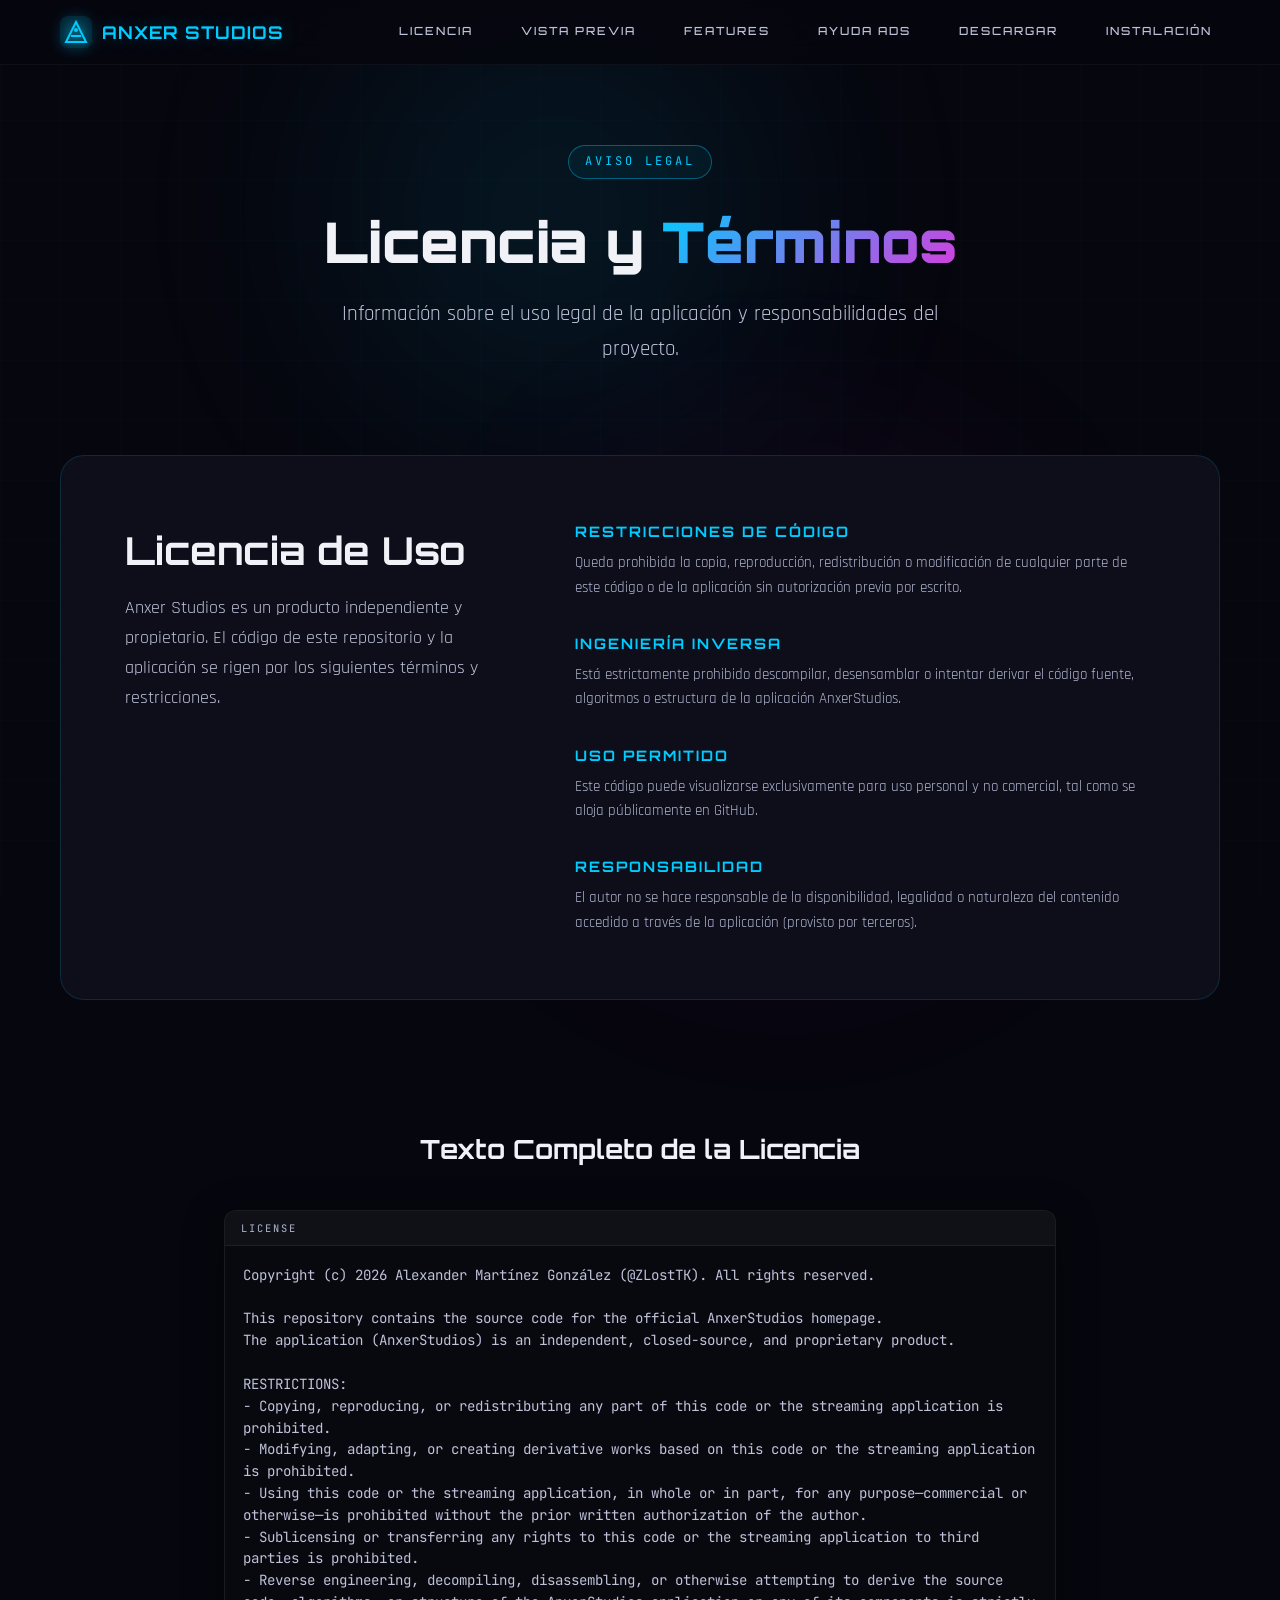
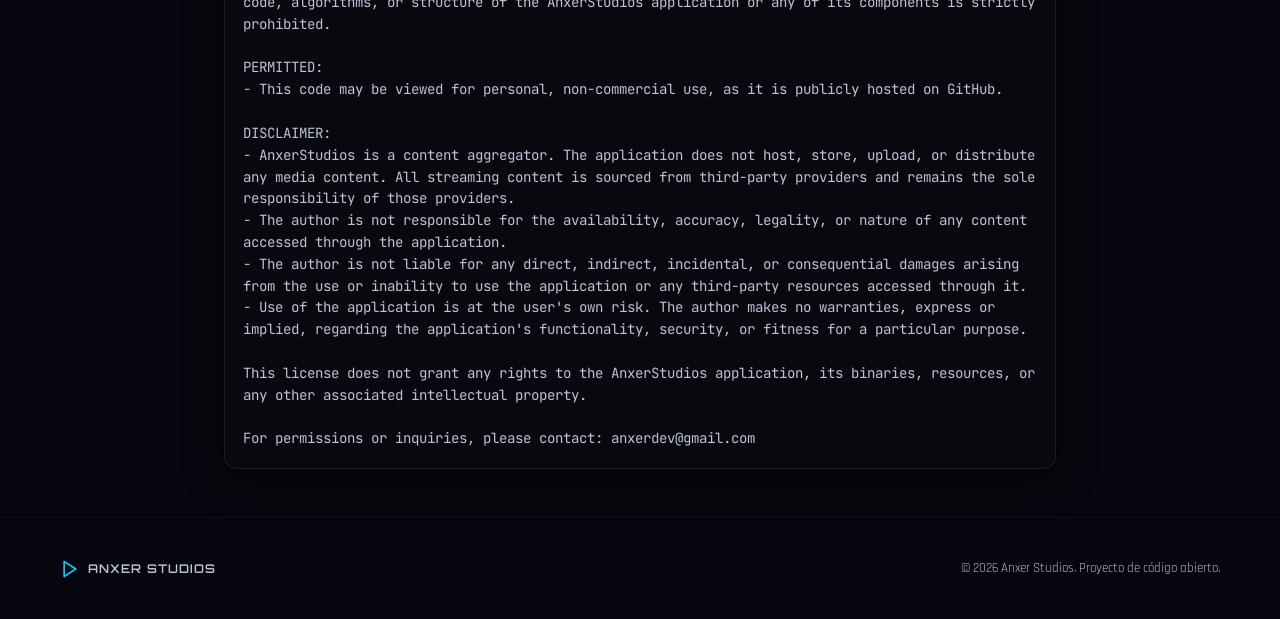
<file: legal.html>
<!DOCTYPE html>
<html lang="es">
<head>
  <meta charset="UTF-8" />
  <meta name="viewport" content="width=device-width, initial-scale=1.0, viewport-fit=cover" />
  <title>Licencia y Términos — Anxer Studios</title>
  <meta name="description" content="Licencia de uso, términos y condiciones del proyecto Anxer Studios." />
  
  <!-- Favicon -->
  <link rel="icon" type="image/png" href="assets/favicon.png" />

  <!-- Preconnect -->
  <link rel="preconnect" href="https://fonts.googleapis.com">
  <link rel="preconnect" href="https://fonts.gstatic.com" crossorigin>
  <link href="https://fonts.googleapis.com/css2?family=Orbitron:wght@400;500;600;700;800;900&family=Rajdhani:wght@300;400;500;600;700&family=JetBrains+Mono:wght@400;500&display=swap" rel="stylesheet">
  
  <!-- Styles -->
  <link rel="stylesheet" href="css/landing.css" />
</head>
<body class="docs-page">
  <!-- Background effects -->
  <div class="bg-grid" aria-hidden="true"></div>
  <div class="bg-gradient-orb bg-gradient-orb--cyan" aria-hidden="true"></div>
  <div class="bg-gradient-orb bg-gradient-orb--magenta" aria-hidden="true"></div>

  <div class="page-wrapper">
    <!-- ═══ Header ═══════════════════════════════════════════ -->
    <header class="site-header" id="header">
      <div class="container">
        <div class="header-inner">
          <a href="index.html" class="header-logo" aria-label="Anxer Studios Home">
            <svg viewBox="0 0 32 32" fill="none" xmlns="http://www.w3.org/2000/svg" aria-hidden="true">
              <rect width="32" height="32" rx="8" fill="currentColor" opacity="0.1"/>
              <path d="M16 6L26 26H6L16 6Z" stroke="currentColor" stroke-width="2" fill="none"/>
              <path d="M11 20H21" stroke="currentColor" stroke-width="2"/>
              <circle cx="16" cy="14" r="2" fill="currentColor"/>
            </svg>
            <span class="header-logo-text">ANXER STUDIOS</span>
          </a>

          <nav class="header-nav">
            <a href="legal.html">Licencia</a>
            <a href="index.html#screenshots">Vista Previa</a>
            <a href="index.html#features">Features</a>
            <a href="tutorial-ads.html">Ayuda Ads</a>
            <a href="index.html#download">Descargar</a>
            <a href="docs.html">Instalación</a>
          </nav>

          <button class="mobile-menu-btn" aria-label="Menú" aria-expanded="false">
            <svg viewBox="0 0 24 24" fill="none" stroke="currentColor" stroke-width="2" stroke-linecap="round">
              <line x1="3" y1="6" x2="21" y2="6"/>
              <line x1="3" y1="12" x2="21" y2="12"/>
              <line x1="3" y1="18" x2="21" y2="18"/>
            </svg>
          </button>
        </div>
      </div>
    </header>

    <nav class="mobile-nav" id="mobile-nav" aria-label="Navegación móvil">
      <a href="legal.html">Licencia</a>
      <a href="tutorial-ads.html">Ayuda Ads</a>
      <a href="index.html#screenshots">Vista Previa</a>
      <a href="index.html#features">Features</a>
      <a href="index.html#download">Descargar</a>
      <a href="docs.html">Instalación</a>
    </nav>

    <main class="main-content">
      <section class="docs-hero">
        <div class="container">
          <span class="hero-tag">Aviso Legal</span>
          <h1 class="hero-title">Licencia y <span class="gradient-text">Términos</span></h1>
          <p class="hero-subtitle">Información sobre el uso legal de la aplicación y responsabilidades del proyecto.</p>
        </div>
      </section>

      <div class="container">
        <div class="legal-card" style="margin-bottom: 5rem;">
          <div class="legal-grid">
            <div class="legal-info">
              <h2 class="section-title" style="text-align: left;">Licencia de Uso</h2>
              <p class="legal-text">
                Anxer Studios es un producto independiente y propietario. El código de este repositorio y la aplicación se rigen por los siguientes términos y restricciones.
              </p>
            </div>
            <div class="legal-list">
              <div class="legal-item">
                <h4>Restricciones de Código</h4>
                <p>Queda prohibida la copia, reproducción, redistribución o modificación de cualquier parte de este código o de la aplicación sin autorización previa por escrito.</p>
              </div>
              <div class="legal-item">
                <h4>Ingeniería Inversa</h4>
                <p>Está estrictamente prohibido descompilar, desensamblar o intentar derivar el código fuente, algoritmos o estructura de la aplicación AnxerStudios.</p>
              </div>
              <div class="legal-item">
                <h4>Uso Permitido</h4>
                <p>Este código puede visualizarse exclusivamente para uso personal y no comercial, tal como se aloja públicamente en GitHub.</p>
              </div>
              <div class="legal-item">
                <h4>Responsabilidad</h4>
                <p>El autor no se hace responsable de la disponibilidad, legalidad o naturaleza del contenido accedido a través de la aplicación (provisto por terceros).</p>
              </div>
            </div>
          </div>
        </div>

        <div class="doc-section">
          <h3>Texto Completo de la Licencia</h3>
          <div class="code-block-wrapper">
            <div class="code-block-header">
              <span class="code-lang">LICENSE</span>
            </div>
            <pre class="code-block"><code>Copyright (c) 2026 Alexander Martínez González (@ZLostTK). All rights reserved.

This repository contains the source code for the official AnxerStudios homepage.
The application (AnxerStudios) is an independent, closed-source, and proprietary product.

RESTRICTIONS:
- Copying, reproducing, or redistributing any part of this code or the streaming application is prohibited.
- Modifying, adapting, or creating derivative works based on this code or the streaming application is prohibited.
- Using this code or the streaming application, in whole or in part, for any purpose—commercial or otherwise—is prohibited without the prior written authorization of the author.
- Sublicensing or transferring any rights to this code or the streaming application to third parties is prohibited.
- Reverse engineering, decompiling, disassembling, or otherwise attempting to derive the source code, algorithms, or structure of the AnxerStudios application or any of its components is strictly prohibited.

PERMITTED:
- This code may be viewed for personal, non-commercial use, as it is publicly hosted on GitHub.

DISCLAIMER:
- AnxerStudios is a content aggregator. The application does not host, store, upload, or distribute any media content. All streaming content is sourced from third-party providers and remains the sole responsibility of those providers.
- The author is not responsible for the availability, accuracy, legality, or nature of any content accessed through the application.
- The author is not liable for any direct, indirect, incidental, or consequential damages arising from the use or inability to use the application or any third-party resources accessed through it.
- Use of the application is at the user's own risk. The author makes no warranties, express or implied, regarding the application's functionality, security, or fitness for a particular purpose.

This license does not grant any rights to the AnxerStudios application, its binaries, resources, or any other associated intellectual property.

For permissions or inquiries, please contact: anxerdev@gmail.com</code></pre>
          </div>
        </div>
      </div>
    </main>

    <footer class="site-footer">
      <div class="container">
        <div class="footer-inner">
          <div class="footer-brand">
            <svg viewBox="0 0 24 24" fill="none" stroke="currentColor" stroke-width="2" stroke-linecap="round" stroke-linejoin="round" aria-hidden="true">
              <polygon points="5 3 19 12 5 21 5 3"/>
            </svg>
            <span>ANXER STUDIOS</span>
          </div>
          <p class="footer-copy">© 2026 Anxer Studios. Proyecto de código abierto.</p>
        </div>
      </div>
    </footer>
  </div>

  <script src="js/landing.js"></script>
</body>
</html>
</file>
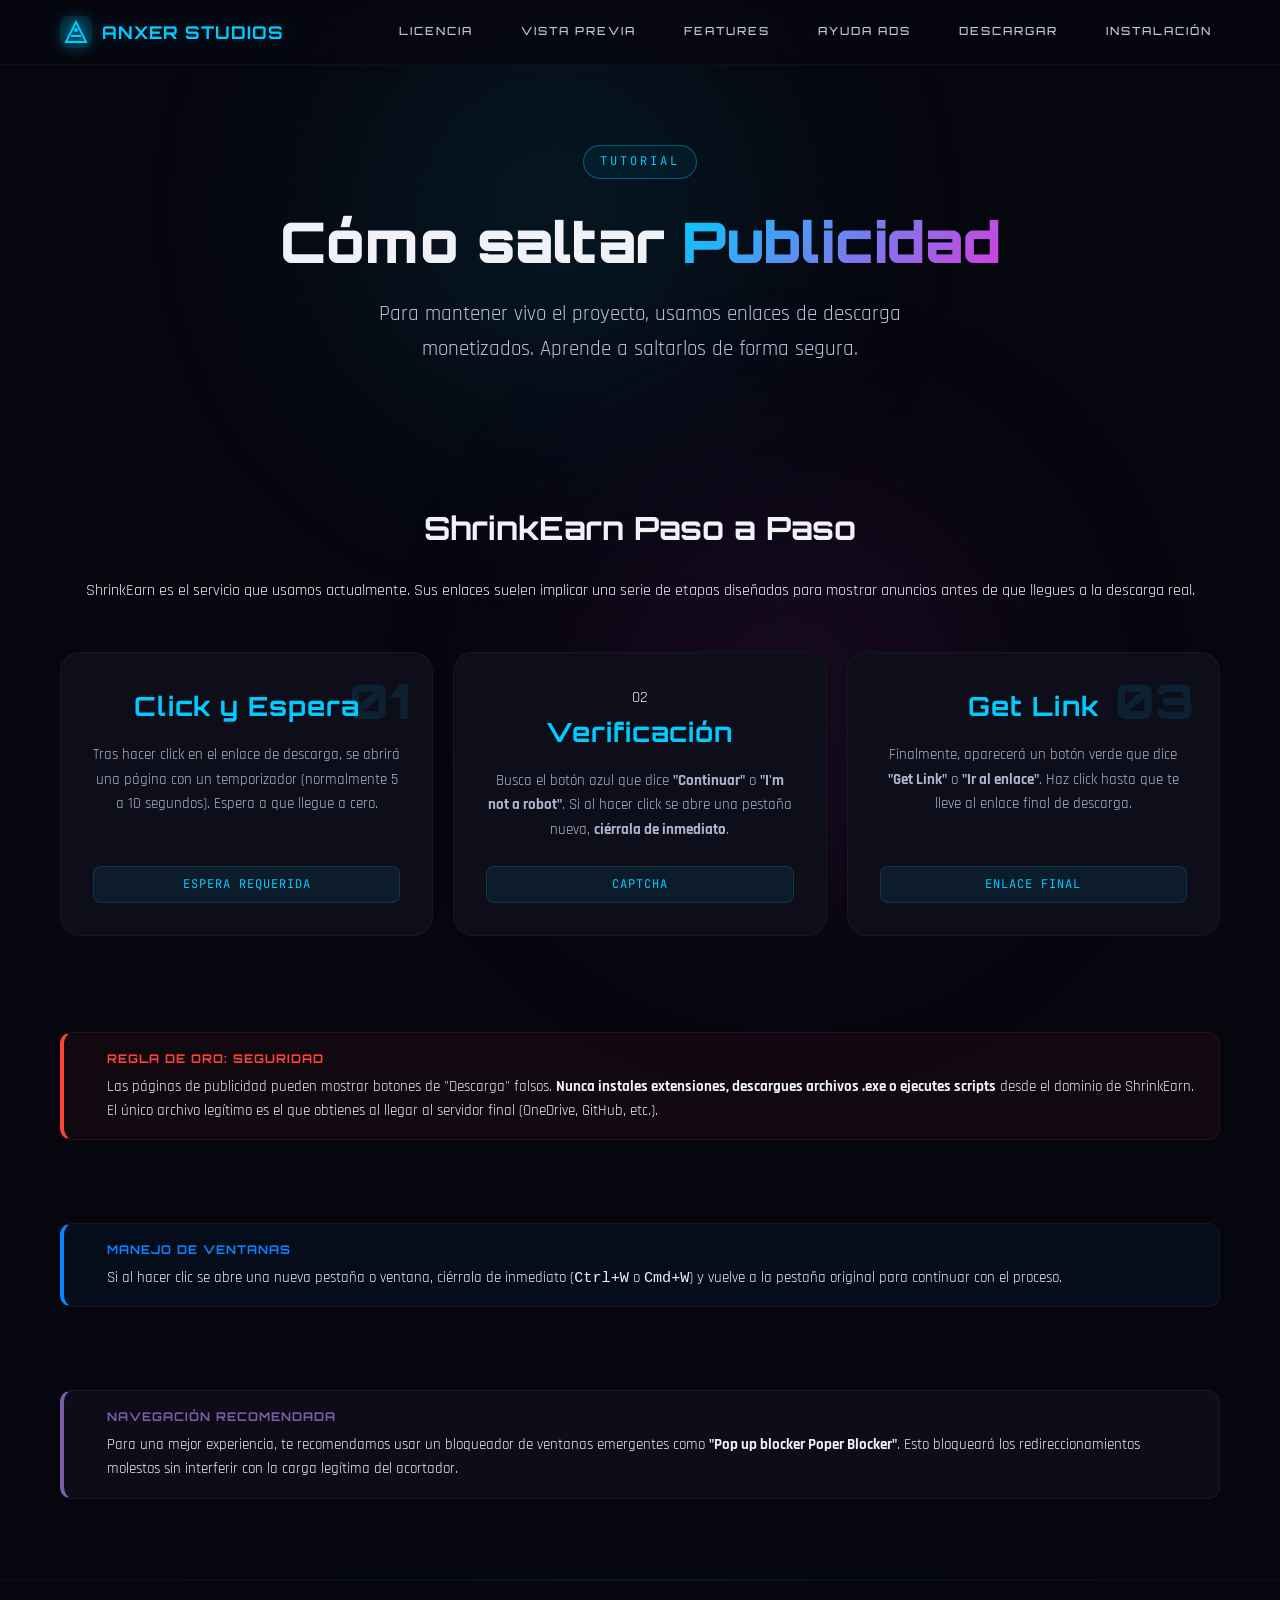
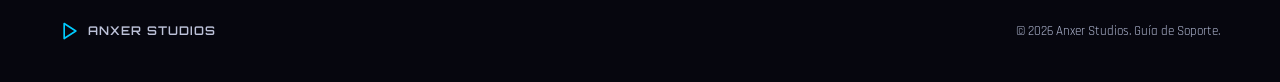
<file: tutorial-ads.html>
<!DOCTYPE html>
<html lang="es">
<head>
  <meta charset="UTF-8" />
  <meta name="viewport" content="width=device-width, initial-scale=1.0, viewport-fit=cover" />
  <title>Ayuda Publicidad — Anxer Studios | Tutorial</title>
  <meta name="description" content="Guía paso a paso para saltar los enlaces de descarga monetizados (ShrinkEarn) de Anxer Studios." />
  
  <!-- Favicon -->
  <link rel="icon" type="image/png" href="assets/favicon.png" />

  <!-- Preconnect -->
  <link rel="preconnect" href="https://fonts.googleapis.com">
  <link rel="preconnect" href="https://fonts.gstatic.com" crossorigin>
  <link href="https://fonts.googleapis.com/css2?family=Orbitron:wght@400;500;600;700;800;900&family=Rajdhani:wght@300;400;500;600;700&family=JetBrains+Mono:wght@400;500&display=swap" rel="stylesheet">
  
  <!-- Styles -->
  <link rel="stylesheet" href="css/landing.css" />
</head>
<body class="docs-page tutorial-page">
  <!-- Background effects -->
  <div class="bg-grid" aria-hidden="true"></div>
  <div class="bg-gradient-orb bg-gradient-orb--cyan" aria-hidden="true"></div>
  <div class="bg-gradient-orb bg-gradient-orb--magenta" aria-hidden="true"></div>

  <div class="page-wrapper">
    <!-- ═══ Header ═══════════════════════════════════════════ -->
    <header class="site-header" id="header">
      <div class="container">
        <div class="header-inner">
          <a href="index.html" class="header-logo" aria-label="Anxer Studios Home">
            <svg viewBox="0 0 32 32" fill="none" xmlns="http://www.w3.org/2000/svg" aria-hidden="true">
              <rect width="32" height="32" rx="8" fill="currentColor" opacity="0.1"/>
              <path d="M16 6L26 26H6L16 6Z" stroke="currentColor" stroke-width="2" fill="none"/>
              <path d="M11 20H21" stroke="currentColor" stroke-width="2"/>
              <circle cx="16" cy="14" r="2" fill="currentColor"/>
            </svg>
            <span class="header-logo-text">ANXER STUDIOS</span>
          </a>

          <nav class="header-nav">
            <a href="legal.html">Licencia</a>
            <a href="index.html#screenshots">Vista Previa</a>
            <a href="index.html#features">Features</a>
            <a href="tutorial-ads.html">Ayuda Ads</a>
            <a href="index.html#download">Descargar</a>
            <a href="docs.html">Instalación</a>
          </nav>

          <button class="mobile-menu-btn" aria-label="Menú" aria-expanded="false">
            <svg viewBox="0 0 24 24" fill="none" stroke="currentColor" stroke-width="2" stroke-linecap="round">
              <line x1="3" y1="6" x2="21" y2="6"/>
              <line x1="3" y1="12" x2="21" y2="12"/>
              <line x1="3" y1="18" x2="21" y2="18"/>
            </svg>
          </button>
        </div>
      </div>
    </header>

    <nav class="mobile-nav" id="mobile-nav" aria-label="Navegación móvil">
      <a href="legal.html">Licencia</a>
      <a href="index.html#screenshots">Vista Previa</a>
      <a href="index.html#features">Features</a>
      <a href="tutorial-ads.html">Ayuda Ads</a>
      <a href="index.html#download">Descargar</a>
      <a href="docs.html">Instalación</a>
    </nav>

    <main class="main-content">
      <section class="docs-hero">
        <div class="container">
          <span class="hero-tag">Tutorial</span>
          <h1 class="hero-title">Cómo saltar <span class="gradient-text">Publicidad</span></h1>
          <p class="hero-subtitle">Para mantener vivo el proyecto, usamos enlaces de descarga monetizados. Aprende a saltarlos de forma segura.</p>
        </div>
      </section>

      <div class="container">
        <div class="doc-section">
          <h2>ShrinkEarn <span class="badge badge-magenta">Paso a Paso</span></h2>
          <p>ShrinkEarn es el servicio que usamos actualmente. Sus enlaces suelen implicar una serie de etapas diseñadas para mostrar anuncios antes de que llegues a la descarga real.</p>
          
          <div class="skip-steps-grid">
            <div class="skip-step-card">
              <div class="skip-step-number">01</div>
              <h3 class="skip-step-title">Click y Espera</h3>
              <p class="skip-step-desc">Tras hacer click en el enlace de descarga, se abrirá una página con un temporizador (normalmente 5 a 10 segundos). Espera a que llegue a cero.</p>
              <div class="step-badge">Espera requerida</div>
            </div>
            <div class="skip-step-card">
              <div class="skip-step-mber">02</div>
              <h3 class="skip-step-title">Verificación</h3>
              <p class="skip-step-desc">Busca el botón azul que dice <strong>"Continuar"</strong> o <strong>"I'm not a robot"</strong>. Si al hacer click se abre una pestaña nueva, <strong>ciérrala de inmediato</strong>.</p>
              <div class="step-badge">Captcha</div>
            </div>
            <div class="skip-step-card">
              <div class="skip-step-number">03</div>
              <h3 class="skip-step-title">Get Link</h3>
              <p class="skip-step-desc">Finalmente, aparecerá un botón verde que dice <strong>"Get Link"</strong> o <strong>"Ir al enlace"</strong>. Haz click hasta que te lleve al enlace final de descarga.</p>
              <div class="step-badge">Enlace Final</div>
            </div>
          </div>

          <div class="alert-group">
            <div class="alert alert-danger">
              <div class="alert-icon">
                <svg viewBox="0 0 24 24" fill="none" stroke="currentColor" stroke-width="2" stroke-linecap="round" stroke-linejoin="round">
                  <path d="M10.29 3.86L1.82 18a2 2 0 0 0 1.71 3h16.94a2 2 0 0 0 1.71-3L13.71 3.86a2 2 0 0 0-3.42 0z"/><line x1="12" y1="9" x2="12" y2="13"/><line x1="12" y1="17" x2="12.01" y2="17"/>
                </svg>
              </div>
              <div class="alert-content">
                <span class="alert-title">Regla de Oro: Seguridad</span>
                <p>Las páginas de publicidad pueden mostrar botones de "Descarga" falsos. <strong>Nunca instales extensiones, descargues archivos .exe o ejecutes scripts</strong> desde el dominio de ShrinkEarn. El único archivo legítimo es el que obtienes al llegar al servidor final (OneDrive, GitHub, etc.).</p>
              </div>
            </div>

            <div class="alert alert-info">
              <div class="alert-icon">
                <svg viewBox="0 0 24 24" fill="none" stroke="currentColor" stroke-width="2" stroke-linecap="round" stroke-linejoin="round">
                  <circle cx="12" cy="12" r="10"/><line x1="12" y1="16" x2="12" y2="12"/><line x1="12" y1="8" x2="12.01" y2="8"/>
                </svg>
              </div>
              <div class="alert-content">
                <span class="alert-title">Manejo de Ventanas</span>
                <p>Si al hacer clic se abre una nueva pestaña o ventana, ciérrala de inmediato (<code>Ctrl+W</code> o <code>Cmd+W</code>) y vuelve a la pestaña original para continuar con el proceso.</p>
              </div>
            </div>

            <div class="alert alert-tip">
              <div class="alert-icon">
                <svg viewBox="0 0 24 24" fill="none" stroke="currentColor" stroke-width="2" stroke-linecap="round" stroke-linejoin="round">
                  <path d="M9.663 17h4.674M12 3v1m8 8h1M3 12h1m16.657-6.343l-.707.707m-12.02.707l-.707-.707M12 21V12"/>
                </svg>
              </div>
              <div class="alert-content">
                <span class="alert-title">Navegación Recomendada</span>
                <p>Para una mejor experiencia, te recomendamos usar un bloqueador de ventanas emergentes como <strong>"Pop up blocker Poper Blocker"</strong>. Esto bloqueará los redireccionamientos molestos sin interferir con la carga legítima del acortador.</p>
              </div>
            </div>
          </div>
        </div>

        <div class="separator" aria-hidden="true"></div>
      </div>
    </main>

    <footer class="site-footer">
      <div class="container">
        <div class="footer-inner">
          <div class="footer-brand">
            <svg viewBox="0 0 24 24" fill="none" stroke="currentColor" stroke-width="2" stroke-linecap="round" stroke-linejoin="round" aria-hidden="true">
              <polygon points="5 3 19 12 5 21 5 3"/>
            </svg>
            <span>ANXER STUDIOS</span>
          </div>
          <p class="footer-copy">© 2026 Anxer Studios. Guía de Soporte.</p>
        </div>
      </div>
    </footer>
  </div>

  <script src="js/landing.js"></script>
</body>
</html>
</file>
<file: css/landing.css>
/* ══════════════════════════════════════════════════════════════
   AnxerStudios Landing Page — CSS
   Aesthetic: Cyberpunk / Dark Neón / Glassmorphism
   ══════════════════════════════════════════════════════════════ */

/* (Removed @import to improve performance - moved to HTML as <link>) */

/* ── Design Tokens ─────────────────────────────────────────── */
:root {
  /* Core palette */
  --space-black: #06060e;
  --void-dark: #0a0a14;
  --panel-dark: #0e0e1a;
  --surface: #12121f;
  --surface-hover: #1a1a2e;

  /* Neon accents */
  --cyan: #00ccff;
  --cyan-dim: #00ccff60;
  --cyan-glow: 0 0 20px rgba(0, 204, 255, 0.3), 0 0 60px rgba(0, 204, 255, 0.1);
  --cyan-glow-strong: 0 0 10px rgba(0, 204, 255, 0.5), 0 0 40px rgba(0, 204, 255, 0.25), 0 0 80px rgba(0, 204, 255, 0.1);
  --magenta: #d93bdd;
  --magenta-dim: #d93bdd50;
  --violet: #7b5ea7;

  /* Text - Increased contrast for better accessibility on dark backgrounds */
  --text-primary: #f0f2f8;
  --text-secondary: #bdc2d9; /* Lighter - Was #9aa1bc */
  --text-muted: #afb6d0;     /* Lighter - Was #727999 */

  /* Typography */
  --font-display: 'Orbitron', monospace;
  --font-body: 'Rajdhani', sans-serif;
  --font-mono: 'JetBrains Mono', monospace;

  /* Spacing */
  --section-padding: clamp(3rem, 8vw, 7rem);

  /* Border */
  --border-subtle: 1px solid rgba(255, 255, 255, 0.04);
  --border-glow: 1px solid rgba(0, 204, 255, 0.15);
}

/* ── Reset & Base ──────────────────────────────────────────── */
*,
*::before,
*::after {
  box-sizing: border-box;
  margin: 0;
  padding: 0;
}

html {
  scroll-behavior: smooth;
  font-size: 16px;
  -webkit-font-smoothing: antialiased;
  -moz-osx-font-smoothing: grayscale;
}

body {
  background: var(--space-black);
  color: var(--text-primary);
  font-family: var(--font-body);
  font-weight: 400;
  line-height: 1.6;
  overflow-x: hidden;
  min-height: 100vh;
}

a {
  color: var(--cyan);
  text-decoration: none;
  transition: all 0.3s ease;
}
a:hover {
  color: #fff;
  text-shadow: var(--cyan-glow);
}

img {
  max-width: 100%;
  display: block;
}

/* ── Animated Background ───────────────────────────────────── */
.bg-grid {
  position: fixed;
  inset: 0;
  z-index: 0;
  pointer-events: none;
  background:
    linear-gradient(rgba(0, 204, 255, 0.02) 1px, transparent 1px),
    linear-gradient(90deg, rgba(0, 204, 255, 0.02) 1px, transparent 1px);
  background-size: 60px 60px;
}

.bg-gradient-orb {
  position: fixed;
  width: 600px;
  height: 600px;
  border-radius: 50%;
  filter: blur(120px);
  opacity: 0.15;
  pointer-events: none;
  z-index: 0;
}
.bg-gradient-orb--cyan {
  background: radial-gradient(circle, var(--cyan), transparent 70%);
  top: -10%;
  left: 20%;
  animation: orb-float 20s ease-in-out infinite;
}
.bg-gradient-orb--magenta {
  background: radial-gradient(circle, var(--magenta), transparent 70%);
  bottom: -10%;
  right: 15%;
  animation: orb-float 25s ease-in-out infinite reverse;
}

@keyframes orb-float {
  0%, 100% { transform: translate(0, 0) scale(1); }
  33% { transform: translate(40px, -30px) scale(1.1); }
  66% { transform: translate(-20px, 20px) scale(0.95); }
}

/* ── Layout ────────────────────────────────────────────────── */
.page-wrapper {
  position: relative;
  z-index: 1;
  display: flex;
  flex-direction: column;
  min-height: 100vh;
}

.container {
  width: 100%;
  max-width: 1200px;
  margin: 0 auto;
  padding-left: max(1.25rem, env(safe-area-inset-left, 0px));
  padding-right: max(1.25rem, env(safe-area-inset-right, 0px));
}

/* ── Ad Sidebars ───────────────────────────────────────────── */
.layout-with-sidebars {
  display: flex;
  justify-content: center;
  gap: 0;
}

.ad-sidebar {
  width: 170px;
  flex-shrink: 0;
  padding: 1.5rem 0.5rem;
  display: none;
  position: sticky;
  top: 70px;
  height: calc(100vh - 70px);
  overflow-y: auto;
  align-self: flex-start;
}

.ad-sidebar::-webkit-scrollbar { display: none; }

.ad-sidebar a {
  display: block;
  border-radius: 8px;
  overflow: hidden;
  border: var(--border-subtle);
  margin-bottom: 1rem;
  opacity: 0.7;
  transition: all 0.4s ease;
}
.ad-sidebar a:hover {
  opacity: 1;
  border-color: var(--cyan-dim);
  box-shadow: var(--cyan-glow);
}

.ad-sidebar img {
  width: 100%;
  height: auto;
}

.ad-sidebar .ad-label {
  font-size: 9px;
  color: var(--text-muted);
  font-family: var(--font-mono);
  text-transform: uppercase;
  letter-spacing: 2px;
  text-align: right;
  padding: 2px 6px;
  opacity: 0.4;
}

.main-content {
  flex: 1;
  min-width: 0;
  max-width: 1200px;
  margin: 0 auto;
  width: 100%;
}

@media (min-width: 1400px) {
  .ad-sidebar { display: flex; flex-direction: column; }
}

/* ── Header ────────────────────────────────────────────────── */
.site-header {
  position: sticky;
  top: 0;
  z-index: 100;
  padding-top: env(safe-area-inset-top, 0px);
  background: rgba(6, 6, 14, 0.85);
  backdrop-filter: blur(16px) saturate(1.4);
  border-bottom: var(--border-subtle);
}

.header-inner {
  display: flex;
  align-items: center;
  justify-content: space-between;
  gap: 0.75rem;
  height: 64px;
  min-width: 0;
}

.header-logo {
  display: flex;
  align-items: center;
  gap: 0.6rem;
  min-width: 0;
}

.header-logo svg {
  width: 32px;
  height: 32px;
  filter: drop-shadow(0 0 8px var(--cyan));
}

.header-logo-text {
  font-family: var(--font-display);
  font-size: clamp(0.72rem, 2.8vw, 1.1rem);
  font-weight: 700;
  color: var(--cyan);
  text-shadow: var(--cyan-glow);
  letter-spacing: clamp(0.5px, 0.15vw, 1px);
  white-space: nowrap;
}

.header-nav {
  display: flex;
  align-items: center;
  gap: 2rem;
}

.header-nav a {
  font-family: var(--font-display);
  font-size: 0.7rem;
  font-weight: 500;
  color: var(--text-secondary);
  text-transform: uppercase;
  letter-spacing: 2px;
  white-space: nowrap;
  position: relative;
  padding: 0.75rem 0.5rem; /* Increased hit area */
}
.header-nav a::after {
  content: '';
  position: absolute;
  bottom: -2px;
  left: 0;
  width: 0;
  height: 2px;
  background: var(--cyan);
  box-shadow: var(--cyan-glow);
  transition: width 0.3s ease;
}
.header-nav a:hover::after { width: 100%; }
.header-nav a:hover { color: var(--cyan); text-shadow: none; }

.header-cta {
  font-family: var(--font-display) !important;
  font-size: 0.7rem !important;
  font-weight: 600 !important;
  padding: 0.5rem 1.2rem !important;
  background: var(--cyan) !important;
  color: var(--space-black) !important;
  border-radius: 6px;
  text-shadow: none !important;
  box-shadow: var(--cyan-glow);
  transition: all 0.3s ease !important;
}
.header-cta:hover {
  background: #fff !important;
  transform: translateY(-1px);
  box-shadow: var(--cyan-glow-strong) !important;
}

.mobile-menu-btn {
  display: none;
  background: none;
  border: none;
  color: var(--text-secondary);
  cursor: pointer;
  padding: 0.5rem;
  flex-shrink: 0;
}
.mobile-menu-btn svg { width: 24px; height: 24px; }

/* ── Hero ──────────────────────────────────────────────────── */
.hero {
  padding: var(--section-padding) 0;
  text-align: center;
  position: relative;
}

.hero-tag {
  display: inline-flex;
  align-items: center;
  gap: 0.5rem;
  font-family: var(--font-mono);
  font-size: clamp(0.62rem, 2.5vw, 0.75rem);
  color: var(--cyan);
  text-transform: uppercase;
  letter-spacing: clamp(1px, 0.6vw, 3px);
  padding: 0.4rem clamp(0.75rem, 3vw, 1rem);
  max-width: 100%;
  text-align: center;
  justify-content: center;
  flex-wrap: wrap;
  border: 1px solid var(--cyan-dim);
  border-radius: 999px;
  background: rgba(0, 204, 255, 0.05);
  margin-bottom: 2rem;
  animation: fade-in-up 0.6s ease both;
}
.hero-tag .dot {
  width: 6px;
  height: 6px;
  border-radius: 50%;
  background: var(--cyan);
  box-shadow: 0 0 8px var(--cyan);
  animation: pulse-dot 2s ease-in-out infinite;
}

@keyframes pulse-dot {
  0%, 100% { opacity: 1; transform: scale(1); }
  50% { opacity: 0.5; transform: scale(0.8); }
}

.hero-title {
  font-family: var(--font-display);
  font-size: clamp(2.5rem, 7vw, 5rem);
  font-weight: 900;
  line-height: 1.1;
  margin-bottom: 1.5rem;
  animation: fade-in-up 0.6s ease 0.1s both;
}
.hero-title .gradient-text {
  background: linear-gradient(135deg, var(--cyan), var(--magenta));
  -webkit-background-clip: text;
  -webkit-text-fill-color: transparent;
  background-clip: text;
}

.hero-subtitle {
  font-size: clamp(1.05rem, 2vw, 1.3rem);
  color: var(--text-secondary);
  max-width: 600px;
  margin: 0 auto 2.5rem;
  line-height: 1.7;
  font-weight: 400;
  animation: fade-in-up 0.6s ease 0.2s both;
}

.hero-actions {
  display: flex;
  gap: 1rem;
  justify-content: center;
  flex-wrap: wrap;
  animation: fade-in-up 0.6s ease 0.3s both;
}

@keyframes fade-in-up {
  from { opacity: 0; transform: translateY(20px); }
  to { opacity: 1; transform: translateY(0); }
}

/* ── Buttons ───────────────────────────────────────────────── */
.btn {
  display: inline-flex;
  align-items: center;
  gap: 0.5rem;
  font-family: var(--font-display);
  font-size: 0.8rem;
  font-weight: 600;
  padding: 0.85rem 2rem;
  border-radius: 8px;
  border: none;
  cursor: pointer;
  text-transform: uppercase;
  letter-spacing: 1.5px;
  transition: all 0.3s ease;
  text-decoration: none;
}

.btn-primary {
  background: var(--cyan);
  color: var(--space-black);
  box-shadow: var(--cyan-glow);
}
.btn-primary:hover {
  background: #fff;
  color: var(--space-black);
  transform: translateY(-2px);
  box-shadow: var(--cyan-glow-strong);
  text-shadow: none;
}

.btn-outline {
  background: transparent;
  color: var(--text-primary);
  border: 1px solid rgba(255, 255, 255, 0.12);
}
.btn-outline:hover {
  border-color: var(--cyan-dim);
  background: rgba(0, 204, 255, 0.05);
  color: var(--cyan);
  text-shadow: none;
}

.btn svg, .btn img.btn-icon {
  width: 18px;
  height: 18px;
}

.btn-sm {
  padding: 0.6rem 1.2rem;
  font-size: 0.75rem;
  width: 100%;
  justify-content: center;
}

.download-options {
  display: flex;
  flex-direction: column;
  gap: 0.6rem;
  margin-top: 1rem;
}

/* ── Screenshots Carousel ──────────────────────────────────── */
.screenshots {
  padding: 0 0 var(--section-padding);
}

.screenshots-title {
  font-family: var(--font-display);
  font-size: 1.00rem;
  text-transform: uppercase;
  letter-spacing: 4px;
  color: var(--text-muted);
  text-align: center;
  margin-bottom: 2.5rem;
}

.carousel {
  position: relative;
  overflow: hidden;
  border-radius: 16px;
  border: var(--border-glow);
  background: var(--panel-dark);
  box-shadow:
    0 4px 60px rgba(0, 0, 0, 0.5),
    inset 0 1px 0 rgba(255, 255, 255, 0.03);
}

.carousel-track {
  display: flex;
  transition: transform 0.6s cubic-bezier(0.4, 0, 0.2, 1);
  will-change: transform;
}

.carousel-slide {
  min-width: 100%;
  position: relative;
}

.carousel-slide img {
  width: 100%;
  height: auto;
  display: block;
}

.carousel-controls {
  position: absolute;
  bottom: 1.5rem;
  left: 50%;
  transform: translateX(-50%);
  display: flex;
  gap: 0.5rem;
  z-index: 5;
}

.carousel-dot {
  width: 14px;
  height: 14px;
  border-radius: 50%;
  border: 2px solid var(--cyan);
  background: transparent;
  cursor: pointer;
  transition: all 0.3s ease;
  padding: 0;
  margin: 10px; /* Increased hit area via margin if needed, but we can also use a transparent border */
  position: relative;
}
.carousel-dot::after {
  content: '';
  position: absolute;
  top: -12px;
  left: -12px;
  right: -12px;
  bottom: -12px;
}
.carousel-dot.active {
  background: var(--cyan);
  box-shadow: 0 0 10px var(--cyan);
}
.carousel-dot:hover { background: var(--cyan-dim); }

.carousel-arrow {
  position: absolute;
  top: 50%;
  transform: translateY(-50%);
  width: 44px;
  height: 44px;
  border-radius: 50%;
  background: rgba(6, 6, 14, 0.7);
  backdrop-filter: blur(8px);
  border: 1px solid rgba(255, 255, 255, 0.08);
  color: var(--text-primary);
  cursor: pointer;
  display: flex;
  align-items: center;
  justify-content: center;
  z-index: 5;
  transition: all 0.3s ease;
}
.carousel-arrow:hover {
  border-color: var(--cyan-dim);
  box-shadow: var(--cyan-glow);
}
.carousel-arrow--prev { left: 1rem; }
.carousel-arrow--next { right: 1rem; }

/* ── Features ──────────────────────────────────────────────── */
.features {
  padding: var(--section-padding) 0;
}

.section-header {
  text-align: center;
  margin-bottom: 3.5rem;
}

.section-tag {
  font-family: var(--font-mono);
  font-size: clamp(0.82rem, 3.5vw, 1.7rem);
  color: var(--cyan);
  text-transform: uppercase;
  letter-spacing: clamp(2px, 0.8vw, 4px);
  margin-bottom: 1rem;
}

.section-title {
  font-family: var(--font-display);
  font-size: clamp(1.6rem, 4vw, 2.4rem);
  font-weight: 700;
  margin-bottom: 0.8rem;
}

.section-subtitle {
  font-size: clamp(1rem, 3vw, 1.3rem);
  color: var(--text-secondary);
  max-width: 550px;
  margin: 0 auto;
  padding: 0 0.25rem;
}

.features-grid {
  display: grid;
  grid-template-columns: repeat(auto-fit, minmax(300px, 1fr));
  gap: 1.5rem;
}

.feature-card {
  background: var(--panel-dark);
  border: var(--border-subtle);
  border-radius: 16px;
  padding: 2rem;
  position: relative;
  overflow: hidden;
  transition: all 0.4s ease;
}
.feature-card::before {
  content: '';
  position: absolute;
  top: 0;
  left: 0;
  right: 0;
  height: 2px;
  background: linear-gradient(90deg, transparent, var(--cyan), transparent);
  opacity: 0;
  transition: opacity 0.4s ease;
}
.feature-card:hover {
  border-color: rgba(0, 204, 255, 0.1);
  transform: translateY(-4px);
}
.feature-card:hover::before { opacity: 1; }

.feature-icon {
  width: 48px;
  height: 48px;
  border-radius: 12px;
  background: rgba(0, 204, 255, 0.07);
  border: 1px solid rgba(0, 204, 255, 0.12);
  display: flex;
  align-items: center;
  justify-content: center;
  margin-bottom: 1.5rem;
  color: var(--cyan);
}
.feature-icon svg { width: 24px; height: 24px; }

.feature-card:nth-child(2) .feature-icon {
  background: rgba(217, 59, 221, 0.07);
  border-color: rgba(217, 59, 221, 0.12);
  color: var(--magenta);
}

.feature-card:nth-child(3) .feature-icon {
  background: rgba(123, 94, 167, 0.07);
  border-color: rgba(123, 94, 167, 0.12);
  color: var(--violet);
}

.feature-title {
  font-family: var(--font-display);
  font-size: 1rem;
  font-weight: 600;
  margin-bottom: 0.6rem;
  letter-spacing: 0.5px;
}

.feature-desc {
  color: var(--text-muted);
  font-size: 0.95rem;
  line-height: 1.65;
}

/* ── Download Section ──────────────────────────────────────── */
.download {
  padding: var(--section-padding) 0;
  position: relative;
}

.download-wrapper {
  background: var(--panel-dark);
  border: var(--border-glow);
  border-radius: 20px;
  padding: 3.5rem 2.5rem;
  text-align: center;
  position: relative;
  overflow: hidden;
}

.download-wrapper::before {
  content: '';
  position: absolute;
  top: -1px;
  left: 0;
  right: 0;
  height: 2px;
  background: linear-gradient(90deg, transparent, var(--cyan), var(--magenta), transparent);
}

.download-grid {
  display: grid;
  grid-template-columns: repeat(auto-fit, minmax(250px, 1fr));
  gap: 1.5rem;
  margin-top: 2.5rem;
}

.download-card {
  background: var(--surface);
  border: var(--border-subtle);
  border-radius: 14px;
  padding: 2rem 1.5rem;
  transition: all 0.3s ease;
}
.download-card:hover {
  border-color: rgba(0, 204, 255, 0.1);
  transform: translateY(-2px);
}

.download-os-icon {
  width: 48px;
  height: 48px;
  margin: 0 auto 1rem;
  color: var(--cyan);
}
.download-os-icon svg { width: 100%; height: 100%; }

.download-os-name {
  font-family: var(--font-display);
  font-size: 1rem;
  font-weight: 600;
  margin-bottom: 0.5rem;
}

.download-formats {
  color: var(--text-muted);
  font-size: 0.85rem;
  margin-bottom: 1.5rem;
  font-family: var(--font-mono);
}

/* ── Download Modal (Countdown) ────────────────────────────── */
.modal-overlay {
  position: fixed;
  inset: 0;
  z-index: 1000;
  background: rgba(6, 6, 14, 0.92);
  backdrop-filter: blur(12px);
  display: flex;
  align-items: center;
  justify-content: center;
  opacity: 0;
  visibility: hidden;
  transition: all 0.4s ease;
}
.modal-overlay.active {
  opacity: 1;
  visibility: visible;
}

.modal-content {
  background: var(--panel-dark);
  border: var(--border-glow);
  border-radius: 20px;
  padding: 3rem;
  max-width: 480px;
  width: 90%;
  text-align: center;
  transform: scale(0.9) translateY(20px);
  transition: transform 0.4s ease;
  position: relative;
  overflow: hidden;
}
.modal-overlay.active .modal-content {
  transform: scale(1) translateY(0);
}

.modal-content::before {
  content: '';
  position: absolute;
  top: -1px;
  left: 0;
  right: 0;
  height: 2px;
  background: linear-gradient(90deg, transparent, var(--cyan), var(--magenta), transparent);
}

.modal-close {
  position: absolute;
  top: 1rem;
  right: 1rem;
  width: 32px;
  height: 32px;
  border-radius: 50%;
  border: 1px solid rgba(255, 255, 255, 0.08);
  background: transparent;
  color: var(--text-secondary);
  cursor: pointer;
  display: flex;
  align-items: center;
  justify-content: center;
  transition: all 0.3s ease;
  font-size: 1.1rem;
}
.modal-close:hover {
  border-color: var(--cyan-dim);
  color: var(--cyan);
}

.modal-title {
  font-family: var(--font-display);
  font-size: 1.2rem;
  font-weight: 700;
  margin-bottom: 0.5rem;
}

.modal-subtitle {
  color: var(--text-secondary);
  font-size: 0.95rem;
  margin-bottom: 2rem;
}

.countdown-circle {
  width: 120px;
  height: 120px;
  margin: 0 auto 2rem;
  position: relative;
}

.countdown-circle > svg {
  width: 100%;
  height: 100%;
  transform: rotate(-90deg);
}

.countdown-track {
  fill: none;
  stroke: var(--surface);
  stroke-width: 4;
}

.countdown-progress {
  fill: none;
  stroke: var(--cyan);
  stroke-width: 4;
  stroke-linecap: round;
  stroke-dasharray: 339.292;
  stroke-dashoffset: 0;
  transition: stroke-dashoffset 1s linear;
  filter: drop-shadow(0 0 8px var(--cyan));
}

.countdown-number {
  position: absolute;
  inset: 0;
  display: flex;
  align-items: center;
  justify-content: center;
  font-family: var(--font-display);
  font-size: 2.5rem;
  font-weight: 700;
  color: var(--cyan);
  text-shadow: var(--cyan-glow);
}

.modal-progress-bar {
  width: 100%;
  height: 4px;
  background: var(--surface);
  border-radius: 2px;
  overflow: hidden;
  margin-bottom: 2rem;
}

.modal-progress-fill {
  height: 100%;
  background: linear-gradient(90deg, var(--cyan), var(--magenta));
  border-radius: 2px;
  width: 0%;
  transition: width 1s linear;
}

.modal-download-btn {
  opacity: 0;
  transform: translateY(10px);
  pointer-events: none;
  transition: all 0.4s ease;
}
.modal-download-btn.visible {
  opacity: 1;
  transform: translateY(0);
  pointer-events: auto;
}

/* PropellerAds placeholder */
.ad-slot {
  background: var(--surface);
  border: 1px dashed rgba(255, 255, 255, 0.06);
  border-radius: 8px;
  padding: 1.5rem;
  margin: 1.5rem 0;
  color: var(--text-muted);
  font-family: var(--font-mono);
  font-size: 0.7rem;
  text-transform: uppercase;
  letter-spacing: 2px;
  min-height: 60px;
  display: flex;
  align-items: center;
  justify-content: center;
}

/* ── Stats ─────────────────────────────────────────────────── */
.stats {
  padding: 2rem 0 var(--section-padding);
}

.stats-grid {
  display: grid;
  grid-template-columns: repeat(auto-fit, minmax(160px, 1fr));
  gap: 1rem;
}

.stat-item {
  text-align: center;
  padding: 1.5rem 1rem;
  background: var(--panel-dark);
  border: var(--border-subtle);
  border-radius: 12px;
}

.stat-value {
  font-family: var(--font-display);
  font-size: 1.6rem;
  font-weight: 700;
  color: var(--cyan);
  text-shadow: 0 0 15px rgba(0, 204, 255, 0.3);
}

.stat-label {
  font-size: 1.20rem;
  color: var(--text-secondary); /* Increased contrast */
  margin-top: 0.3rem;
  font-weight: 500;
}

/* ── Footer ────────────────────────────────────────────────── */
.site-footer {
  border-top: var(--border-subtle);
  padding: 2.5rem 0;
  margin-top: auto;
}

.footer-inner {
  display: flex;
  align-items: center;
  justify-content: space-between;
  flex-wrap: wrap;
  gap: 1rem;
}

.footer-brand {
  display: flex;
  align-items: center;
  gap: 0.5rem;
}

.footer-brand svg {
  width: 20px;
  height: 20px;
  color: var(--cyan);
}

.footer-brand span {
  font-family: var(--font-display);
  font-size: 0.75rem;
  font-weight: 600;
  color: var(--text-secondary);
  letter-spacing: 1px;
}

.footer-links {
  display: flex;
  gap: 2rem;
}

.footer-links a {
  font-size: 0.85rem;
  color: var(--text-muted);
}
.footer-links a:hover {
  color: var(--cyan);
  text-shadow: none;
}

.footer-copy {
  font-size: 0.8rem;
  color: var(--text-muted);
}

/* ── Responsive ────────────────────────────────────────────── */
@media (max-width: 768px) {
  .header-nav { display: none; }
  .mobile-menu-btn { display: flex; align-items: center; justify-content: center; }

  .header-logo {
    flex: 1 1 0;
    min-width: 0;
  }

  .header-logo-text {
    white-space: normal;
    line-height: 1.2;
    font-size: clamp(0.58rem, 2.9vw, 0.95rem);
    letter-spacing: 0.06em;
  }

  .header-logo svg {
    width: clamp(26px, 7vw, 32px);
    height: clamp(26px, 7vw, 32px);
    flex-shrink: 0;
  }

  .hero-title { font-size: clamp(2rem, 8vw, 3rem); }

  .features-grid { grid-template-columns: 1fr; }
  .download-grid { grid-template-columns: 1fr; }

  .stats-grid { grid-template-columns: repeat(2, 1fr); }

  .footer-inner {
    flex-direction: column;
    text-align: center;
    align-items: center;
  }

  .footer-links {
    flex-wrap: wrap;
    justify-content: center;
    gap: 1rem 1.5rem;
    row-gap: 0.75rem;
  }

  .carousel-arrow { display: none; }

  .carousel {
    border-radius: 12px;
    margin: 0 -0.125rem;
  }

  .carousel-controls {
    bottom: max(0.75rem, env(safe-area-inset-bottom, 0px));
  }

  .download-wrapper {
    padding: clamp(1.75rem, 6vw, 2.5rem) clamp(1rem, 4vw, 1.5rem);
  }

  .release-highlights {
    grid-template-columns: 1fr;
    gap: 1.25rem;
  }

  .highlight-item {
    flex-direction: column;
    align-items: flex-start;
    gap: 0.65rem;
  }

  .screenshots-title {
    letter-spacing: clamp(2px, 1vw, 4px);
    font-size: clamp(0.82rem, 3vw, 1rem);
    padding: 0 0.5rem;
  }

  .modal-content {
    padding: 2rem 1.25rem;
    max-height: min(92vh, 92dvh);
    overflow-y: auto;
    margin: max(0.5rem, env(safe-area-inset-top, 0px)) 0 max(0.5rem, env(safe-area-inset-bottom, 0px));
  }
}

@media (max-width: 480px) {
  .hero-actions {
    flex-direction: column;
    align-items: stretch;
    width: 100%;
    max-width: 22rem;
    margin-left: auto;
    margin-right: auto;
  }
  .btn { width: 100%; justify-content: center; }
  .stats-grid { grid-template-columns: 1fr; }

  .changelog-item summary {
    padding: 0.85rem 1rem;
    font-size: 0.88rem;
    flex-wrap: wrap;
    gap: 0.35rem;
  }

  .changelog-content {
    padding: 0 1rem 1.1rem;
  }

  .doc-section h2 {
    font-size: clamp(1.35rem, 6vw, 2rem);
  }

  .code-terminal {
    font-size: clamp(0.78rem, 3.2vw, 0.95rem);
    padding: 1rem;
    overflow-x: auto;
    -webkit-overflow-scrolling: touch;
  }

  .release-note-muted {
    text-align: left;
    margin-top: -0.5rem;
  }
}

/* ── Mobile Nav Menu ───────────────────────────────────────── */
.mobile-nav {
  display: none;
  position: fixed;
  top: calc(64px + env(safe-area-inset-top, 0px));
  left: 0;
  right: 0;
  background: rgba(6, 6, 14, 0.95);
  backdrop-filter: blur(16px);
  border-bottom: var(--border-subtle);
  padding: 1.25rem;
  padding-bottom: max(1.25rem, env(safe-area-inset-bottom, 0px));
  z-index: 99;
  flex-direction: column;
  gap: 0.5rem;
  max-height: min(70vh, calc(100dvh - 64px - env(safe-area-inset-top, 0px)));
  overflow-y: auto;
  -webkit-overflow-scrolling: touch;
}

.mobile-nav.active { display: flex; }

.mobile-nav a {
  display: block;
  padding: 0.8rem 1rem;
  font-family: var(--font-display);
  font-size: 0.8rem;
  font-weight: 500;
  color: var(--text-secondary);
  border-radius: 8px;
  text-transform: uppercase;
  letter-spacing: 2px;
  transition: all 0.2s ease;
}
.mobile-nav a:hover {
  background: rgba(0, 204, 255, 0.05);
  color: var(--cyan);
  text-shadow: none;
}

/* ── Utility ───────────────────────────────────────────────── */
.sr-only {
  position: absolute;
  width: 1px;
  height: 1px;
  overflow: hidden;
  clip: rect(0, 0, 0, 0);
  white-space: nowrap;
  border: 0;
}

.separator {
  width: 100%;
  height: 1px;
  background: linear-gradient(90deg, transparent, rgba(0, 204, 255, 0.1), transparent);
  margin: 0;
}

/* ── Release Notes Section ─────────────────────────────────── */
.release-notes {
  padding: var(--section-padding) 0;
}

.release-card {
  background: var(--panel-dark);
  border: var(--border-glow);
  border-radius: 20px;
  padding: clamp(1.25rem, 5vw, 3rem);
  position: relative;
  overflow: hidden;
  box-shadow: 0 10px 40px rgba(0, 0, 0, 0.4);
}

.release-note-muted {
  font-size: clamp(0.85rem, 2.8vw, 0.95rem);
  color: var(--text-muted);
  line-height: 1.55;
  margin: -1.5rem auto 2.5rem;
  padding: 1rem 1.1rem;
  background: rgba(255, 255, 255, 0.02);
  border-radius: 12px;
  border: 1px solid rgba(255, 255, 255, 0.04);
  text-align: center;
  max-width: 52rem;
}

.release-header {
  display: flex;
  justify-content: space-between;
  align-items: flex-end;
  margin-bottom: 2.5rem;
  padding-bottom: 1.5rem;
  border-bottom: 1px solid rgba(255, 255, 255, 0.05);
}

.release-title {
  font-family: var(--font-display);
  font-size: clamp(1.35rem, 4vw, 1.8rem);
  font-weight: 800;
  color: var(--text-primary);
}

.version-badge {
  display: inline-block;
  padding: 0.2rem 0.8rem;
  background: var(--cyan);
  color: var(--space-black);
  font-family: var(--font-mono);
  font-size: 0.75rem;
  font-weight: 700;
  border-radius: 4px;
  margin-bottom: 0.5rem;
}

.release-date {
  font-size: 0.85rem;
  color: var(--text-secondary); /* Increased contrast */
  font-weight: 500;
}

.release-highlights {
  display: grid;
  grid-template-columns: repeat(auto-fit, minmax(300px, 1fr));
  gap: 2rem;
  margin-bottom: 3rem;
}

.highlight-item {
  display: flex;
  gap: 1rem;
}

.highlight-icon {
  font-size: 1.2rem;
  flex-shrink: 0;
}

.highlight-text h4 {
  font-family: var(--font-display);
  font-size: 0.9rem;
  color: var(--cyan);
  margin-bottom: 0.4rem;
}

.highlight-text p {
  font-size: 0.9rem;
  color: var(--text-secondary);
  line-height: 1.5;
}

.release-changelog h3,
.release-specs h3 {
  font-family: var(--font-display);
  font-size: 0.8rem;
  text-transform: uppercase;
  letter-spacing: 2.5px;
  color: var(--text-secondary); /* Increased contrast */
  margin-bottom: 1.5rem;
}

.changelog-item {
  border-radius: 12px;
  background: rgba(255, 255, 255, 0.02);
  margin-bottom: 0.8rem;
  transition: all 0.3s ease;
}

.changelog-item summary {
  padding: 1rem 1.5rem;
  cursor: pointer;
  list-style: none;
  font-size: 0.95rem;
  display: flex;
  justify-content: space-between;
  align-items: center;
  gap: 0.75rem;
  text-align: left;
}

.changelog-item summary::-webkit-details-marker { display: none; }

.changelog-item summary::after {
  content: '+';
  color: var(--cyan);
  font-size: 1.2rem;
}

.changelog-item[open] summary::after {
  content: '−';
}

.changelog-content {
  padding: 0 1.5rem 1.5rem;
  font-size: 0.9rem;
  color: var(--text-secondary);
  border-top: 1px solid rgba(255, 255, 255, 0.03);
}

.changelog-content p {
  margin-top: 1rem;
}

.specs-grid {
  display: grid;
  grid-template-columns: repeat(auto-fit, minmax(180px, 1fr));
  gap: 1rem;
  margin-bottom: 3rem;
}

.spec-entry {
  background: rgba(0, 0, 0, 0.2);
  padding: 1rem;
  border-radius: 10px;
  display: flex;
  flex-direction: column;
}

.spec-entry span {
  font-size: 0.75rem;
  color: var(--text-muted);
  margin-bottom: 0.2rem;
}

.spec-entry strong {
  font-size: 0.95rem;
  color: var(--text-primary);
}

.release-disclaimer {
  margin-top: 3rem;
  padding-top: 2rem;
  border-top: 1px solid rgba(255, 255, 255, 0.05);
  font-size: 0.8rem;
  color: var(--text-muted);
  font-style: italic;
  text-align: center;
}

/* ── Docs Content ──────────────────────────────────────────── */
.docs-page {
  background: var(--space-black);
}

.docs-hero {
  text-align: center;
  padding: 5rem 0 3rem;
}

.docs-hero .container {
  display: flex;
  flex-direction: column;
  align-items: center;
}

.docs-hero .hero-title {
  font-size: clamp(2rem, 8vw, 3.5rem);
  padding: 0 0.25rem;
}

.docs-hero .hero-subtitle {
  max-width: 40rem;
  margin-left: auto;
  margin-right: auto;
  padding: 0 0.5rem;
}

.docs-layout {
  display: flex;
  flex-direction: row;
  align-items: flex-start;
  gap: 2.5rem;
  padding-bottom: 5rem;
}

/* ── Docs Sidebar ──────────────────────────────────────────── */
.docs-sidebar {
  display: block;
  width: 220px;
  flex-shrink: 0;
  position: sticky;
  top: 84px;
  align-self: flex-start;
}

.docs-nav-links {
  background: var(--panel-dark);
  border: var(--border-subtle);
  border-radius: 12px;
  padding: 1.2rem 0;
  overflow: hidden;
}

/* Sidebar title label */
.docs-nav-links::before {
  content: 'EN ESTA PÁGINA';
  display: block;
  font-family: var(--font-mono);
  font-size: 0.65rem;
  letter-spacing: 2.5px;
  color: var(--text-muted);
  padding: 0 1.2rem 0.8rem;
  border-bottom: 1px solid rgba(255,255,255,0.04);
  margin-bottom: 0.6rem;
}

.docs-nav-links a {
  display: flex;
  align-items: center;
  gap: 0.6rem;
  font-family: var(--font-body);
  font-size: 0.9rem;
  font-weight: 500;
  color: var(--text-secondary);
  padding: 0.55rem 1.2rem;
  border-left: 2px solid transparent;
  transition: all 0.2s ease;
  text-decoration: none;
}

.docs-nav-links a::before {
  content: '';
  display: inline-block;
  width: 5px;
  height: 5px;
  border-radius: 50%;
  background: var(--text-muted);
  flex-shrink: 0;
  transition: all 0.2s ease;
}

.docs-nav-links a:hover {
  color: var(--cyan);
  border-left-color: var(--cyan);
  background: rgba(0, 204, 255, 0.04);
  text-shadow: none;
  padding-left: 1.4rem;
}

.docs-nav-links a:hover::before {
  background: var(--cyan);
  box-shadow: 0 0 6px var(--cyan);
}

.docs-nav-links a.active {
  color: var(--cyan);
  border-left-color: var(--cyan);
  background: rgba(0, 204, 255, 0.06);
}

.docs-nav-links a.active::before {
  background: var(--cyan);
  box-shadow: 0 0 6px var(--cyan);
}

.docs-article {
  flex: 1;
  min-width: 0;
  max-width: 800px;
}

.doc-section {
  padding: 3rem 0;
  text-align: center;
  display: flex;
  flex-direction: column;
  align-items: center;
  width: 100%;
}

.doc-section h2 {
  font-family: var(--font-display);
  font-size: 2rem;
  margin-bottom: 1.5rem;
  width: 100%;
}

.doc-section h3 {
  font-family: var(--font-display);
  font-size: clamp(1.15rem, 4vw, 1.65rem);
  font-weight: 700;
  margin-bottom: 1rem;
  width: 100%;
  text-align: center;
}

/* License panel (legal.html); docs also use .code-block-wrapper without .code-block */
.code-block-wrapper {
  width: 100%;
  max-width: 52rem;
  margin: 1.5rem auto 0;
  align-self: stretch;
  min-width: 0;
}

.code-block-wrapper:has(.code-block) {
  border-radius: 12px;
  border: 1px solid rgba(255, 255, 255, 0.08);
  background: #08080f;
  box-shadow: 0 10px 40px rgba(0, 0, 0, 0.45);
  overflow: hidden;
}

.code-block-wrapper:not(:has(.code-block)) {
  padding: 0 0.25rem;
}

.code-block-header {
  display: flex;
  align-items: center;
  justify-content: space-between;
  padding: 0.55rem 1rem;
  background: rgba(255, 255, 255, 0.03);
  border-bottom: 1px solid rgba(255, 255, 255, 0.06);
}

.code-lang {
  font-family: var(--font-mono);
  font-size: 0.65rem;
  letter-spacing: 2px;
  color: var(--text-muted);
  text-transform: uppercase;
}

.code-block {
  margin: 0;
  padding: clamp(0.85rem, 3vw, 1.15rem) clamp(0.85rem, 3vw, 1.1rem);
  overflow-x: auto;
  -webkit-overflow-scrolling: touch;
  font-family: var(--font-mono);
  font-size: clamp(0.68rem, 2.8vw, 0.88rem);
  line-height: 1.55;
  color: var(--text-secondary);
  text-align: left;
  white-space: pre-wrap;
  word-break: break-word;
  overflow-wrap: anywhere;
  max-width: 100%;
}

.code-block code {
  font-family: inherit;
  font-size: inherit;
  line-height: inherit;
  color: inherit;
  white-space: inherit;
  word-break: inherit;
  overflow-wrap: inherit;
}

.step-list {
  list-style-type: none;
  padding: 0;
  width: 100%;
}

.step-list li, .step-list p {
  margin-bottom: 1.2rem;
  font-size: 1.1rem;
  text-align: center;
}

.code-terminal {
  background: #000;
  padding: 1.5rem;
  border-radius: 12px;
  border: 1px solid rgba(255, 255, 255, 0.05);
  margin: 1.5rem auto;
  font-family: var(--font-mono);
  font-size: 0.95rem;
  color: var(--text-primary);
  width: 100%;
  max-width: 600px;
  text-align: left; /* Keep code left-aligned for readability */
  box-shadow: 0 10px 40px rgba(0, 0, 0, 0.5);
}

.code-terminal code {
  display: block;
}

/* Code highlighting colors */
.token-cmd { color: var(--cyan); font-weight: 600; }
.token-flag { color: var(--magenta); }
.token-arg { color: #f8f8f2; }
.token-property { color: var(--violet); }
.token-string { color: #50fa7b; }
.token-comment { color: var(--text-muted); font-style: italic; }

.tabs {
  display: flex;
  flex-direction: column;
  gap: 2rem;
  align-items: center;
}

.tab {
  width: 100%;
  max-width: 600px;
}

.feature-detail {
  background: var(--panel-dark);
  padding: 1.5rem;
  border-radius: 12px;
  border: var(--border-subtle);
  margin-bottom: 1.5rem;
}

.feature-detail h4 {
  color: var(--cyan);
  margin-bottom: 0.5rem;
}

.feature-detail code {
  background: rgba(255, 255, 255, 0.05);
  padding: 0.2rem 0.6rem;
  border-radius: 4px;
  font-family: var(--font-mono);
  font-size: 0.85rem;
  color: var(--magenta);
  display: inline-block;
  margin-bottom: 0.5rem;
}

.accordion details {
  background: var(--panel-dark);
  border-radius: 8px;
  margin-bottom: 0.5rem;
  overflow: hidden;
  width: 100%;
}

.accordion summary {
  padding: 1.2rem;
  cursor: pointer;
  font-weight: 500;
  color: var(--text-primary);
  text-align: center;
}

.accordion p {
  padding: 0 1.2rem 1.2rem;
  color: var(--text-secondary);
  font-size: 0.95rem;
  text-align: center;
}

.note {
  font-size: 0.9rem;
  color: var(--text-muted);
  background: rgba(255, 255, 255, 0.02);
  padding: 1rem;
  border-radius: 8px;
}

/* ── Alert Components ───────────────────────────────────────── */
.alert {
  padding: 1rem 1.5rem;
  border-radius: 12px;
  margin: 2rem 0;
  display: flex;
  gap: 1.2rem;
  align-items: flex-start;
  text-align: left;
  border: 1px solid rgba(255, 255, 255, 0.05);
  font-size: 0.95rem;
  line-height: 1.6;
  width: 100%;
}

.alert-group {
  display: flex;
  flex-direction: column;
  gap: 1.2rem;
  width: 100%;
}

.alert-icon {
  flex-shrink: 0;
  margin-top: 0.2rem;
}

.alert-content {
  flex: 1;
}

.alert-title {
  display: block;
  font-weight: 700;
  font-family: var(--font-display);
  margin-bottom: 0.4rem;
  font-size: 0.75rem;
  letter-spacing: 1px;
  text-transform: uppercase;
}

.alert-note {
  background: rgba(0, 204, 255, 0.05);
  border-left: 4px solid var(--cyan);
}
.alert-note .alert-title { color: var(--cyan); }
.alert-note .alert-icon { color: var(--cyan); }

.alert-tip {
  background: rgba(187, 134, 252, 0.05);
  border-left: 4px solid var(--violet);
}
.alert-tip .alert-title { color: var(--violet); }
.alert-tip .alert-icon { color: var(--violet); }

.alert-caution {
  background: rgba(255, 0, 255, 0.05);
  border-left: 4px solid var(--magenta);
}
.alert-caution .alert-title { color: var(--magenta); }
.alert-caution .alert-icon { color: var(--magenta); }

.alert-danger {
  background: rgba(255, 69, 58, 0.05); /* Apple-like Red */
  border-left: 4px solid #ff453a;
}
.alert-danger .alert-title { color: #ff453a; }
.alert-danger .alert-icon { color: #ff453a; }

.alert-info {
  background: rgba(10, 132, 255, 0.05); /* Apple-like Blue */
  border-left: 4px solid #0a84ff;
}
.alert-info .alert-title { color: #0a84ff; }
.alert-info .alert-icon { color: #0a84ff; }

@media (max-width: 992px) {
  .docs-layout {
    flex-direction: column;
  }
  .docs-sidebar {
    display: none;
  }
  .docs-article {
    max-width: 100%;
  }
}

@media (max-width: 768px) {
  .docs-hero {
    padding: clamp(3rem, 12vw, 5rem) 0 2rem;
  }
}

@media (max-width: 768px) {
  .release-header {
    flex-direction: column;
    align-items: flex-start;
    gap: 1rem;
  }
}
/* ── How to Skip ads Section ────────────────────────────────── */
.how-to-skip {
  padding: var(--section-padding) 0;
}

.skip-steps-grid {
  display: grid;
  grid-template-columns: repeat(3, 1fr);
  gap: 1.25rem;
  margin-top: 3rem;
  margin-bottom: 4rem;
  width: 100%;
}

@media (max-width: 992px) {
  .skip-steps-grid { grid-template-columns: repeat(2, 1fr); }
}

@media (max-width: 520px) {
  .skip-steps-grid { grid-template-columns: 1fr; }
}

.skip-step-card {
  background: var(--panel-dark);
  border: var(--border-subtle);
  border-radius: 20px;
  padding: 2rem;
  position: relative;
  transition: all 0.4s ease;
  display: flex;
  flex-direction: column;
}

.skip-step-desc {
  flex-grow: 1;
}

.skip-step-card:hover {
  border-color: rgba(0, 204, 255, 0.2);
  transform: translateY(-5px);
  background: rgba(0, 204, 255, 0.02);
}

.skip-step-desc {
  flex-grow: 1;
  margin-bottom: 1.5rem;
  color: var(--text-secondary);
}

.step-badge {
  display: inline-flex;
  align-items: center;
  justify-content: center;
  padding: 0.5rem 1rem;
  background: rgba(0, 204, 255, 0.08);
  border: 1px solid rgba(0, 204, 255, 0.15);
  border-radius: 8px;
  font-family: var(--font-mono);
  font-size: 0.75rem;
  color: var(--cyan);
  text-transform: uppercase;
  letter-spacing: 1px;
  margin-top: auto;
}

.skip-step-number {
  font-family: var(--font-display);
  font-size: 3rem;
  font-weight: 900;
  color: rgba(0, 204, 255, 0.1);
  position: absolute;
  top: 1.5rem;
  right: 1.5rem;
  line-height: 1;
}

.skip-step-title {
  font-family: var(--font-display);
  font-size: 1.1rem;
  color: var(--cyan);
  margin-bottom: 1rem;
  letter-spacing: 1px;
}

.skip-step-desc {
  color: var(--text-muted);
  font-size: 0.95rem;
  line-height: 1.6;
}

/* ── Legal Section ─────────────────────────────────────────── */
.legal {
  padding: var(--section-padding) 0;
}

.legal-card {
  background: var(--panel-dark);
  border: var(--border-glow);
  border-radius: 24px;
  padding: 4rem;
  position: relative;
  overflow: hidden;
}

.legal-grid {
  display: grid;
  grid-template-columns: 1fr 1.5fr;
  gap: 4rem;
  align-items: start;
}

@media (max-width: 992px) {
  .legal-grid { grid-template-columns: 1fr; gap: 2rem; }
  .legal-card { padding: 2.5rem; }
}

@media (max-width: 480px) {
  .legal-card {
    padding: clamp(1rem, 4.5vw, 1.35rem);
    border-radius: 16px;
  }

  .legal-grid {
    gap: 1.35rem;
  }

  .legal-text {
    font-size: clamp(0.92rem, 3.6vw, 1.05rem);
  }

  .legal-item h4 {
    letter-spacing: 1px;
    font-size: 0.82rem;
  }

  .legal-item p {
    font-size: 0.9rem;
  }
}

.legal-text {
  color: var(--text-secondary);
  font-size: 1.1rem;
  line-height: 1.7;
}

.legal-list {
  display: grid;
  gap: 2rem;
}

.legal-item h4 {
  font-family: var(--font-display);
  font-size: 0.9rem;
  color: var(--cyan);
  text-transform: uppercase;
  letter-spacing: 2px;
  margin-bottom: 0.5rem;
}

.legal-item p {
  color: var(--text-muted);
  font-size: 0.95rem;
  line-height: 1.6;
}
</file>
